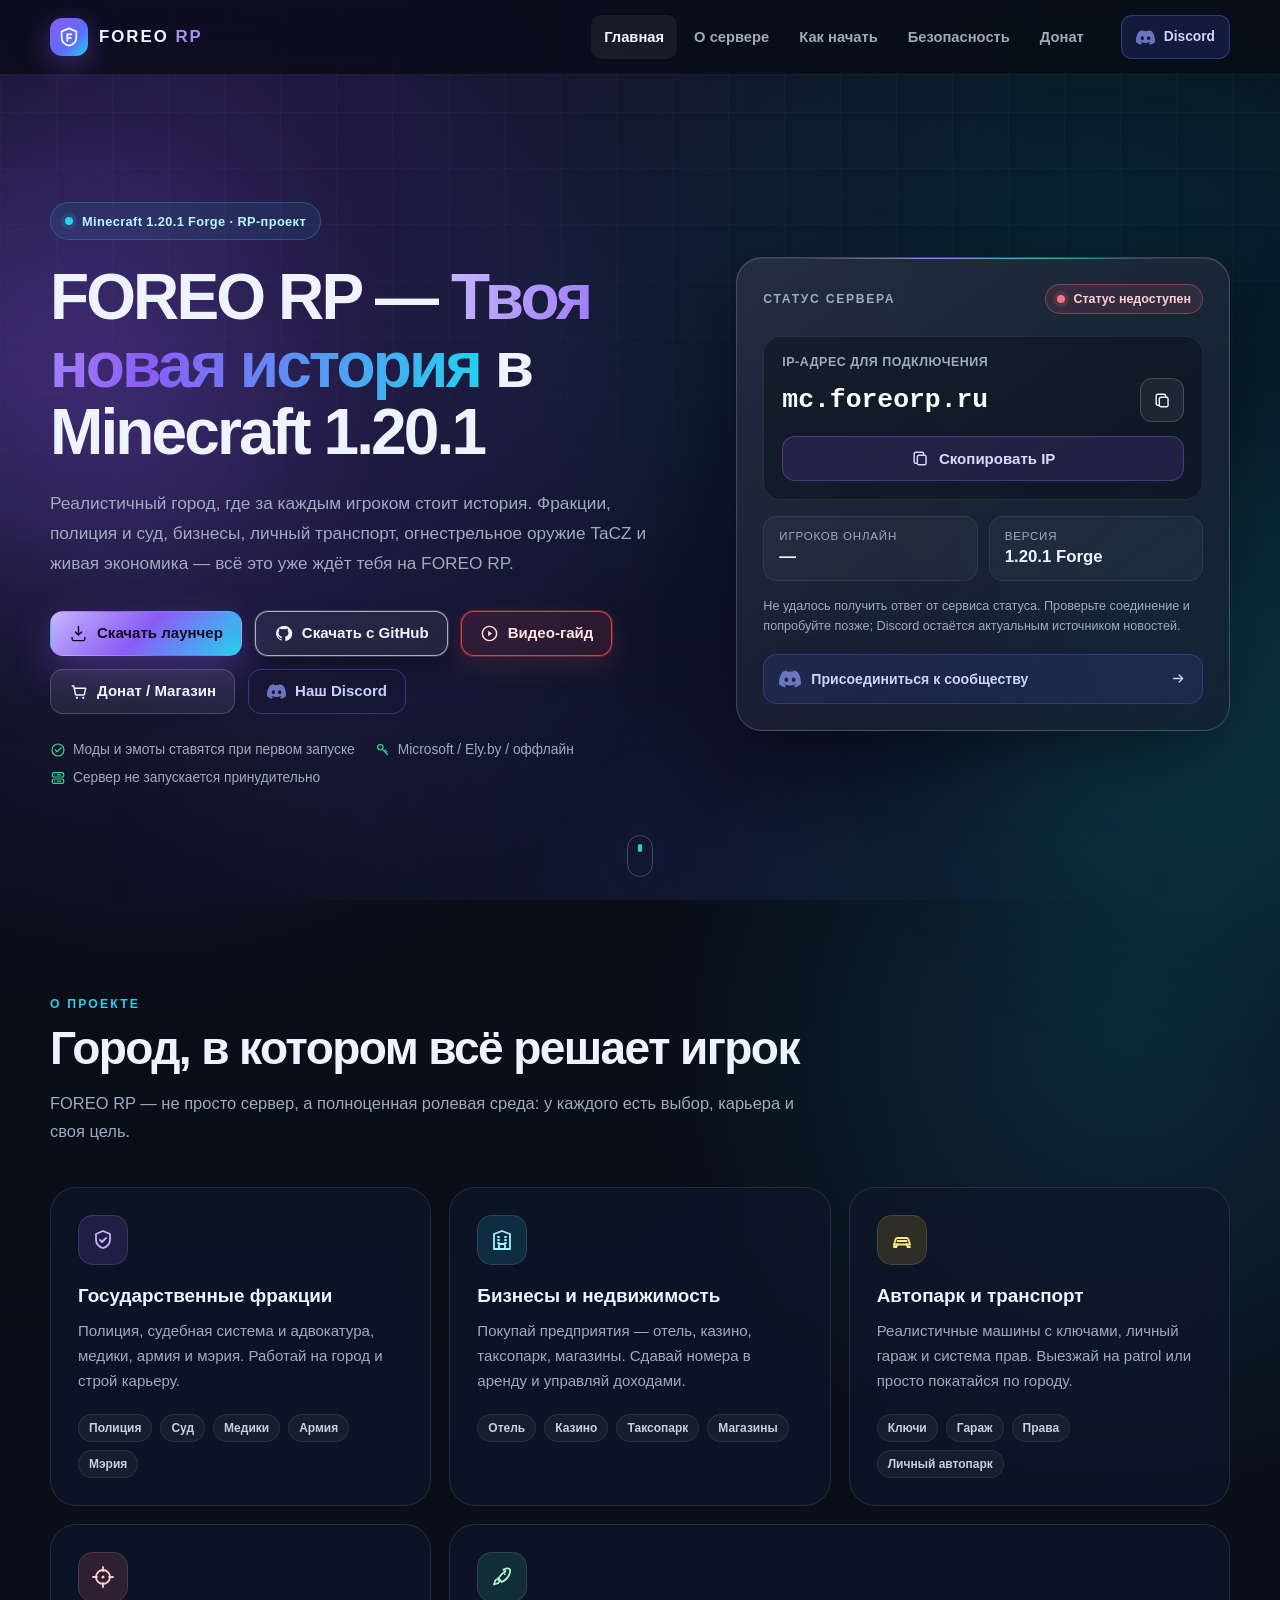
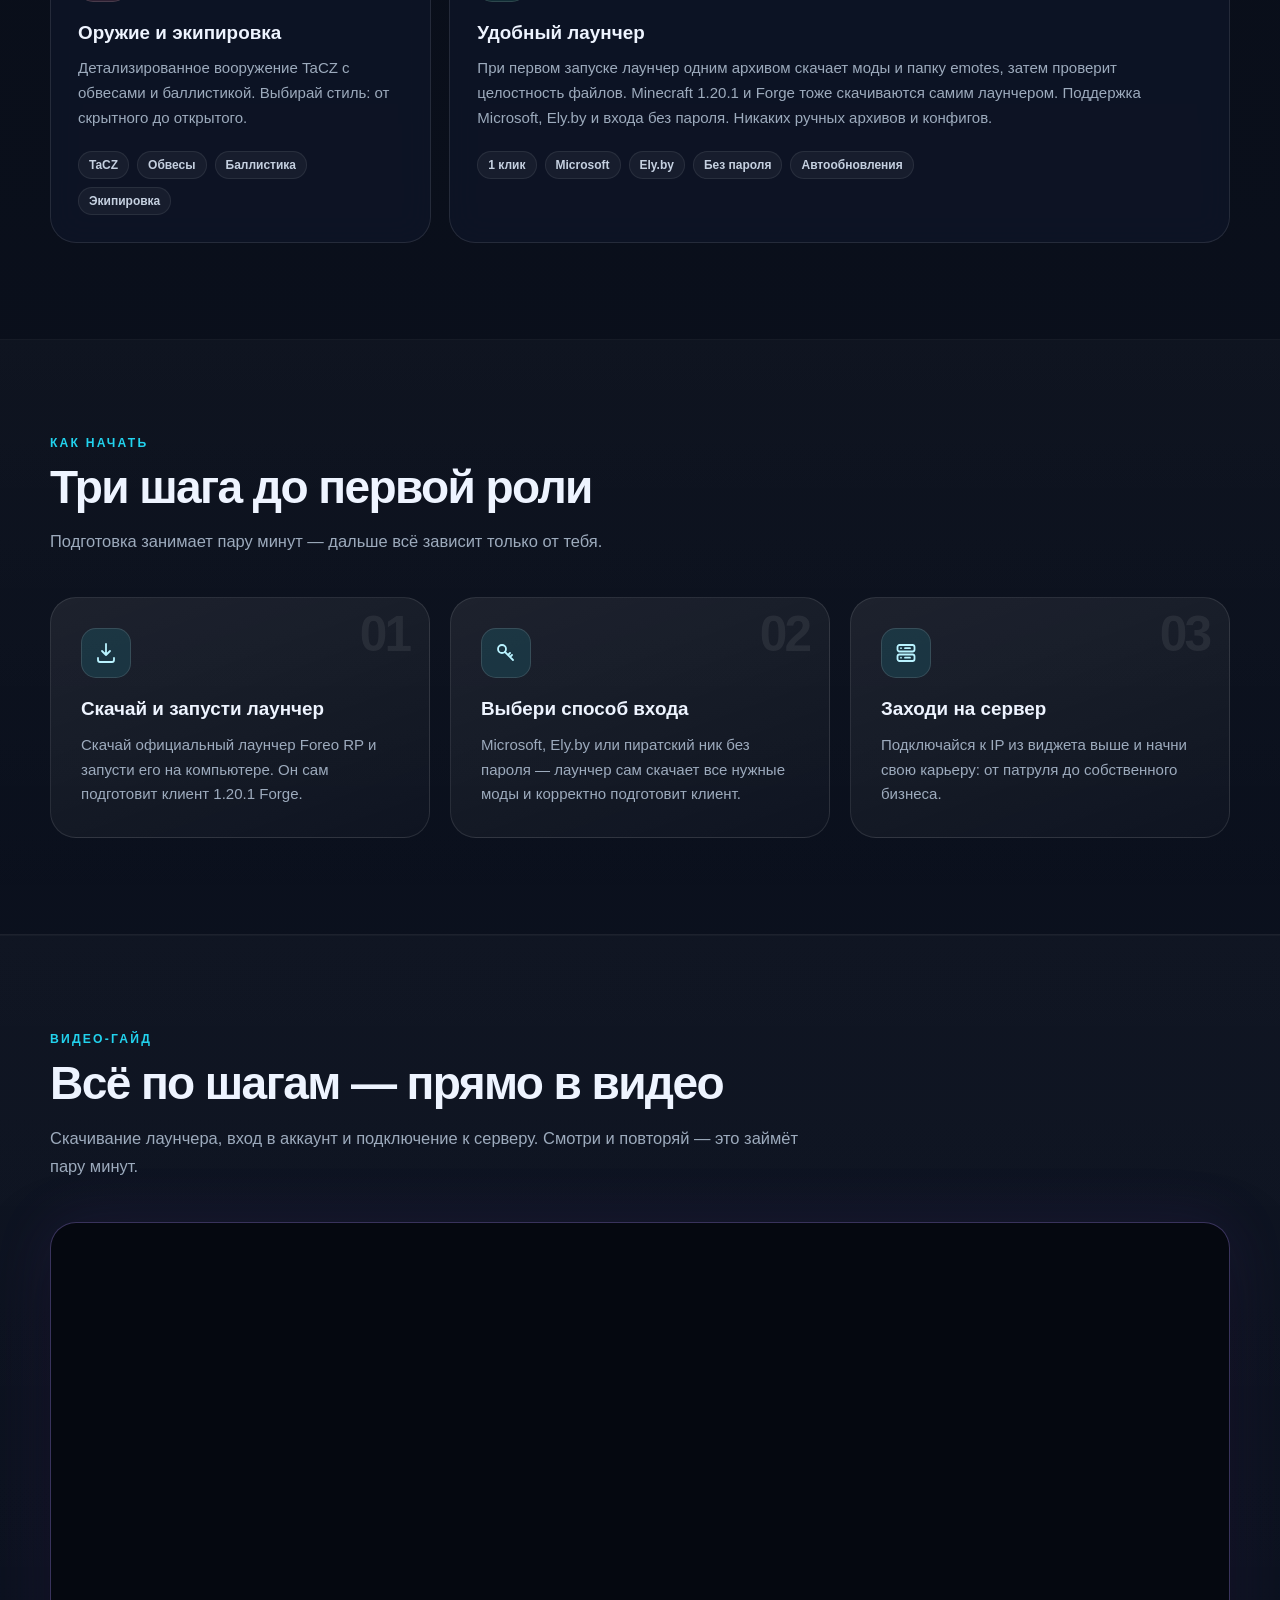
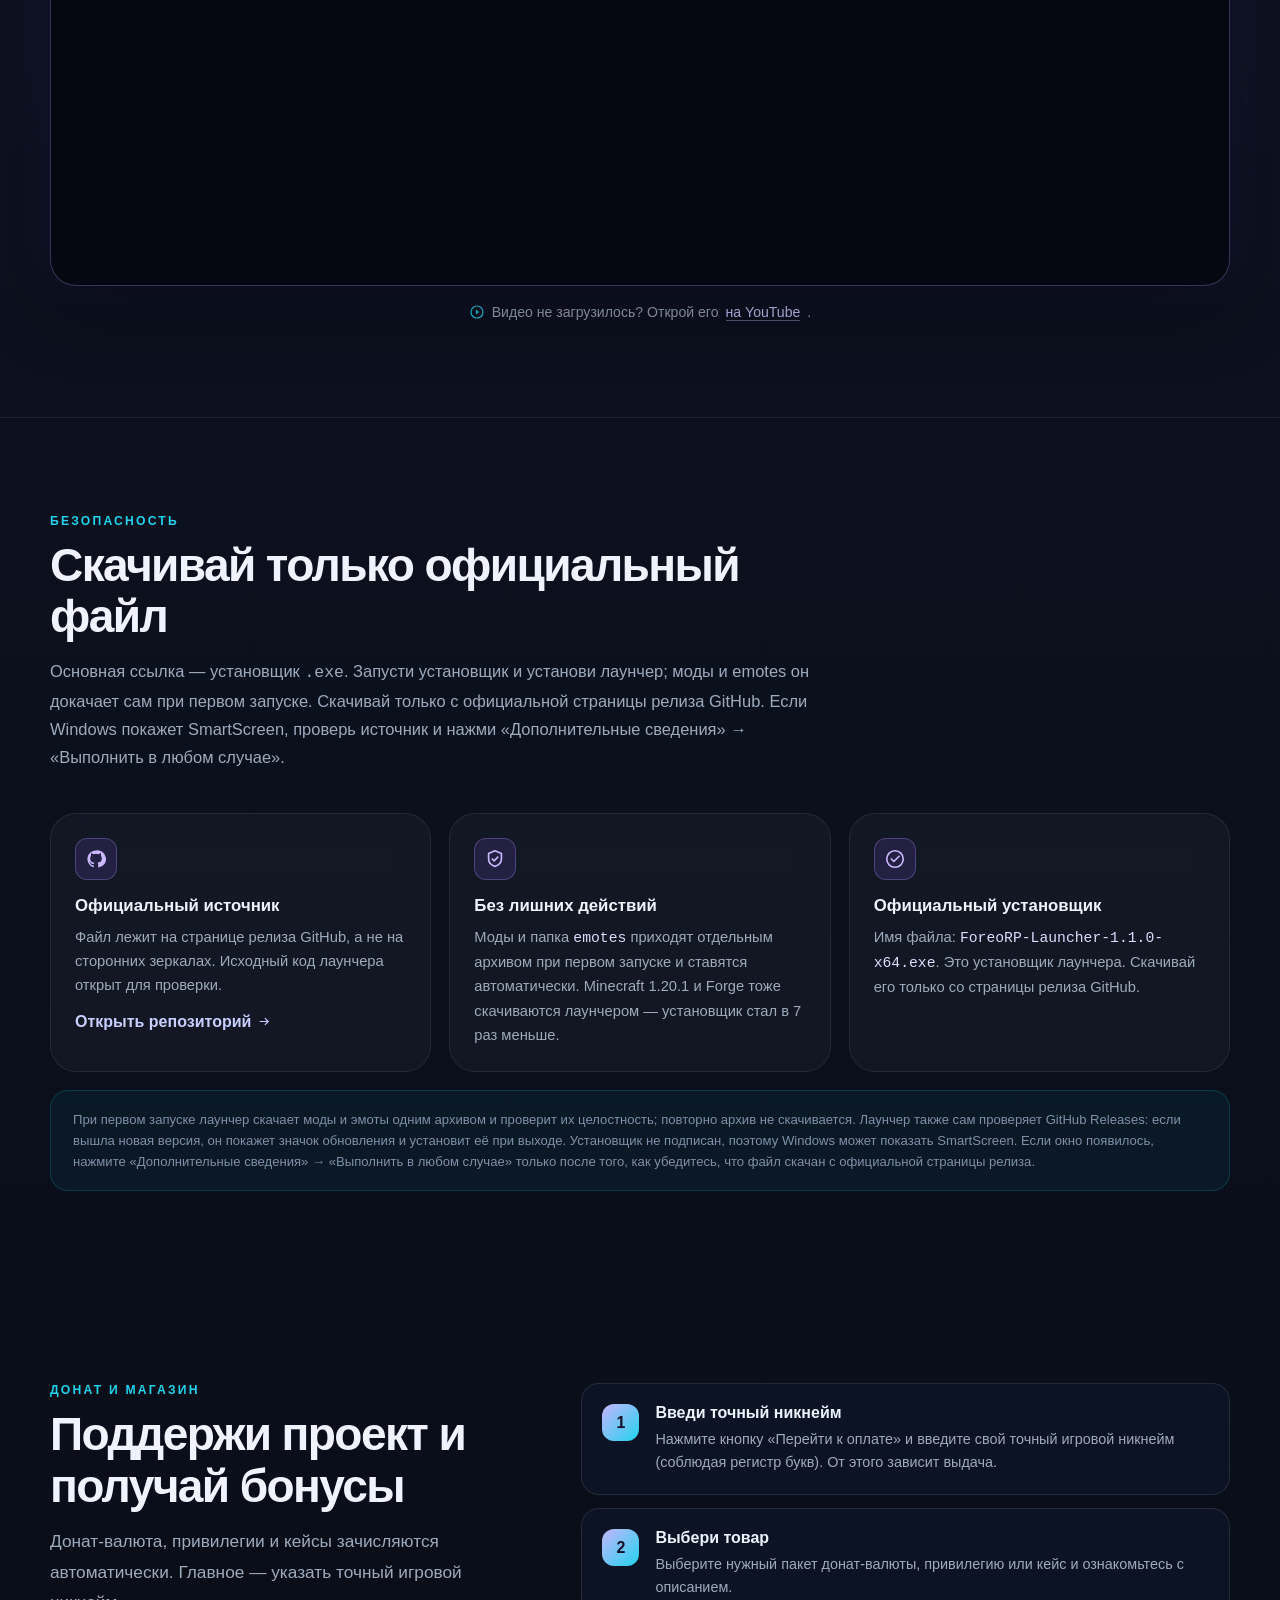
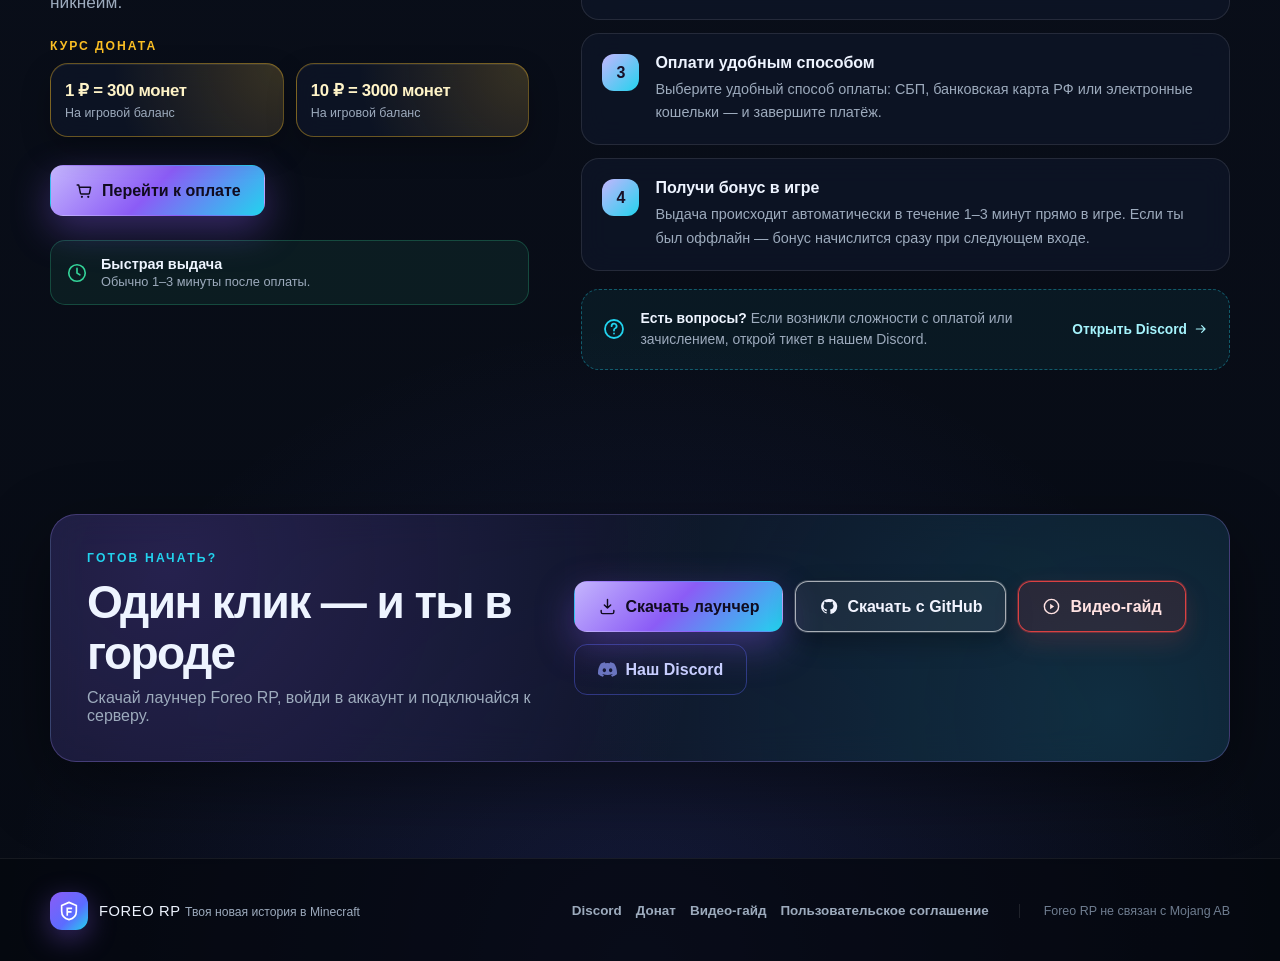
<file: index.html>
<!doctype html>
<html lang="ru">
<head>
  <meta charset="UTF-8">
  <meta name="viewport" content="width=device-width, initial-scale=1.0, viewport-fit=cover">
  <meta name="description" content="FOREO RP — реалистичный Minecraft RP-сервер 1.20.1 Forge: фракции, бизнесы, транспорт, оружие TaCZ и живая экономика.">
  <meta name="theme-color" content="#070b14">
  <title>FOREO RP — Твоя новая история в Minecraft 1.20.1</title>
  <link rel="icon" type="image/svg+xml" href="favicon.svg">
  <link rel="icon" type="image/png" sizes="512x512" href="favicon.png">
  <link rel="icon" type="image/png" sizes="48x48" href="favicon-48x48.png">
  <link rel="icon" type="image/png" sizes="32x32" href="favicon-32x32.png">
  <link rel="icon" type="image/png" sizes="16x16" href="favicon-16x16.png">
  <link rel="shortcut icon" href="favicon.ico">
  <link rel="apple-touch-icon" sizes="180x180" href="apple-touch-icon.png">
  <link rel="stylesheet" href="style.css">
</head>
<body>
  <!-- Небольшая библиотека SVG-иконок. Все иконки локальные, без внешних запросов. -->
  <svg class="svg-sprite" aria-hidden="true" focusable="false" xmlns="http://www.w3.org/2000/svg">
    <symbol id="i-logo" viewBox="0 0 24 24">
      <path d="M12 2.6 20 6v6.2c0 4.8-3.2 8-8 9.2-4.8-1.2-8-4.4-8-9.2V6l8-3.4Z" fill="none" stroke="currentColor" stroke-width="1.8" stroke-linejoin="round"/>
      <path d="M9.2 8.2h6.2v2H11v1.8h3.8v2H11v3.2H9.2V8.2Z" fill="currentColor"/>
    </symbol>
    <symbol id="i-download" viewBox="0 0 24 24">
      <path d="M12 3v11m0 0 4-4m-4 4-4-4M4 17v2a2 2 0 0 0 2 2h12a2 2 0 0 0 2-2v-2" fill="none" stroke="currentColor" stroke-width="1.8" stroke-linecap="round" stroke-linejoin="round"/>
    </symbol>
    <symbol id="i-github" viewBox="0 0 24 24">
      <path d="M12 2.6a9.4 9.4 0 0 0-3 18.3c.5.1.6-.2.6-.5v-1.7c-2.7.6-3.3-1.2-3.3-1.2-.4-1.1-1.1-1.4-1.1-1.4-.9-.6.1-.6.1-.6 1 .1 1.5 1 1.5 1 .9 1.5 2.3 1.1 2.9.8.1-.6.4-1.1.6-1.3-2.2-.3-4.6-1.1-4.6-4.9 0-1.1.4-2 1-2.7-.1-.3-.4-1.3.1-2.7 0 0 .8-.3 2.7 1a9.3 9.3 0 0 1 5 0c1.9-1.3 2.7-1 2.7-1 .5 1.4.2 2.4.1 2.7.6.7 1 1.6 1 2.7 0 3.8-2.4 4.6-4.6 4.9.4.3.7 1 .7 2v2.9c0 .3.1.6.6.5A9.4 9.4 0 0 0 12 2.6Z" fill="currentColor"/>
    </symbol>
    <symbol id="i-play" viewBox="0 0 24 24">
      <circle cx="12" cy="12" r="9" fill="none" stroke="currentColor" stroke-width="1.8"/>
      <path d="m10.3 8.4 5 3.6-5 3.6V8.4Z" fill="currentColor"/>
    </symbol>
    <symbol id="i-cart" viewBox="0 0 24 24">
      <path d="M4 5h2l2.1 10.2a1.6 1.6 0 0 0 1.6 1.3h8.2a1.6 1.6 0 0 0 1.6-1.3L21 8H7" fill="none" stroke="currentColor" stroke-width="1.8" stroke-linecap="round" stroke-linejoin="round"/>
      <circle cx="10" cy="20" r="1.4" fill="currentColor"/><circle cx="18" cy="20" r="1.4" fill="currentColor"/>
    </symbol>
    <symbol id="i-discord" viewBox="0 0 24 24">
      <path fill-rule="evenodd" fill="#7a86d8" opacity="0.85" d="M20.317 4.369a19.791 19.791 0 0 0-4.885-1.515a.074.074 0 0 0-.079.037c-.21.375-.444.864-.608 1.25a18.27 18.27 0 0 0-5.487 0a12.64 12.64 0 0 0-.617-1.25a.077.077 0 0 0-.079-.037A19.736 19.736 0 0 0 3.677 4.37a.07.07 0 0 0-.032.027C.533 9.046-.32 13.58.099 18.057a.082.082 0 0 0 .031.057a19.9 19.9 0 0 0 5.993 3.03a.078.078 0 0 0 .084-.028a14.09 14.09 0 0 0 1.226-1.994a.076.076 0 0 0-.041-.106a13.107 13.107 0 0 1-1.872-.892a.077.077 0 0 1-.008-.128a10.2 10.2 0 0 0 .372-.292a.074.074 0 0 1 .077-.01c3.928 1.793 8.18 1.793 12.062 0a.074.074 0 0 1 .078.009a10.28 10.28 0 0 0 .371.292a.077.077 0 0 1-.006.127a12.299 12.299 0 0 1-1.873.892a.077.077 0 0 0-.041.107c.36.698.772 1.362 1.225 1.993a.076.076 0 0 0 .084.028a19.839 19.839 0 0 0 6.002-3.03a.077.077 0 0 0 .032-.054c.5-5.177-.838-9.674-3.549-13.66a.061.061 0 0 0-.031-.03zM8.02 15.331c-1.183 0-2.157-1.085-2.157-2.419c0-1.333.955-2.418 2.157-2.418c1.21 0 2.176 1.094 2.157 2.418c0 1.334-.956 2.419-2.157 2.419zm7.975 0c-1.183 0-2.157-1.085-2.157-2.419c0-1.333.955-2.418 2.157-2.418c1.21 0 2.176 1.094 2.157 2.418c0 1.334-.947 2.419-2.157 2.419z"/>
    </symbol>
    <symbol id="i-copy" viewBox="0 0 24 24">
      <rect x="8" y="8" width="11" height="12" rx="2" fill="none" stroke="currentColor" stroke-width="1.8"/>
      <path d="M16 8V6a2 2 0 0 0-2-2H6a2 2 0 0 0-2 2v10a2 2 0 0 0 2 2h2" fill="none" stroke="currentColor" stroke-width="1.8" stroke-linecap="round"/>
    </symbol>
    <symbol id="i-server" viewBox="0 0 24 24">
      <rect x="3.5" y="4" width="17" height="6.5" rx="2" fill="none" stroke="currentColor" stroke-width="1.8"/>
      <rect x="3.5" y="13.5" width="17" height="6.5" rx="2" fill="none" stroke="currentColor" stroke-width="1.8"/>
      <path d="M7 7.2h.01M7 16.7h.01M11 7.2h5M11 16.7h5" stroke="currentColor" stroke-width="1.8" stroke-linecap="round"/>
    </symbol>
    <symbol id="i-shield" viewBox="0 0 24 24">
      <path d="M12 3 19 6v5.5c0 4.4-2.9 7.4-7 8.5-4.1-1.1-7-4.1-7-8.5V6l7-3Z" fill="none" stroke="currentColor" stroke-width="1.8" stroke-linejoin="round"/>
      <path d="m9 12 2 2 4-4" fill="none" stroke="currentColor" stroke-width="1.8" stroke-linecap="round" stroke-linejoin="round"/>
    </symbol>
    <symbol id="i-building" viewBox="0 0 24 24">
      <path d="M4 21V6l8-3 8 3v15M4 21h16M9 21v-5h6v5M8 9h1m6 0h1M8 12h1m6 0h1M8 15h1m6 0h1" fill="none" stroke="currentColor" stroke-width="1.8" stroke-linecap="round" stroke-linejoin="round"/>
    </symbol>
    <symbol id="i-car" viewBox="0 0 24 24">
      <path d="M5 16.5h14M6.5 16.5V19H4v-2.5M20 19h-2.5v-2.5M4 16.5l1.6-5.2A2 2 0 0 1 7.5 10h9a2 2 0 0 1 1.9 1.3l1.6 5.2M7.5 13h9" fill="none" stroke="currentColor" stroke-width="1.8" stroke-linecap="round" stroke-linejoin="round"/>
      <circle cx="7.5" cy="16.5" r="1.2" fill="currentColor"/><circle cx="16.5" cy="16.5" r="1.2" fill="currentColor"/>
    </symbol>
    <symbol id="i-crosshair" viewBox="0 0 24 24">
      <circle cx="12" cy="12" r="7" fill="none" stroke="currentColor" stroke-width="1.8"/>
      <path d="M12 2v4m0 12v4M2 12h4m12 0h4" stroke="currentColor" stroke-width="1.8" stroke-linecap="round"/>
      <circle cx="12" cy="12" r="1.5" fill="currentColor"/>
    </symbol>
    <symbol id="i-rocket" viewBox="0 0 24 24">
      <path d="M13.5 4.5c3.2-1.5 5.5-1 6-.5.5.5 1 2.8-.5 6-1.3 2.8-4 5.4-7.2 7l-3.3-3.3c1.6-3.2 4.2-5.9 7-7.2Z" fill="none" stroke="currentColor" stroke-width="1.8" stroke-linejoin="round"/>
      <path d="m8.5 13.7-3 1.3-1.5 4.5 4.5-1.5 1.3-3M9 15l-1.5-1.5M14.8 9.2h.01" fill="none" stroke="currentColor" stroke-width="1.8" stroke-linecap="round" stroke-linejoin="round"/>
    </symbol>
    <symbol id="i-check" viewBox="0 0 24 24">
      <circle cx="12" cy="12" r="9" fill="none" stroke="currentColor" stroke-width="1.8"/>
      <path d="m8 12 2.7 2.7L16.5 9" fill="none" stroke="currentColor" stroke-width="1.8" stroke-linecap="round" stroke-linejoin="round"/>
    </symbol>
    <symbol id="i-clock" viewBox="0 0 24 24">
      <circle cx="12" cy="12" r="9" fill="none" stroke="currentColor" stroke-width="1.8"/>
      <path d="M12 7v5l3.2 2" fill="none" stroke="currentColor" stroke-width="1.8" stroke-linecap="round" stroke-linejoin="round"/>
    </symbol>
    <symbol id="i-key" viewBox="0 0 24 24">
      <circle cx="8" cy="8" r="4" fill="none" stroke="currentColor" stroke-width="1.8"/>
      <path d="m11 11 8 8m-3-3 2-2m-4 0 2-2" fill="none" stroke="currentColor" stroke-width="1.8" stroke-linecap="round" stroke-linejoin="round"/>
    </symbol>
    <symbol id="i-arrow" viewBox="0 0 24 24">
      <path d="M5 12h13m0 0-5-5m5 5-5 5" fill="none" stroke="currentColor" stroke-width="1.8" stroke-linecap="round" stroke-linejoin="round"/>
    </symbol>
    <symbol id="i-help" viewBox="0 0 24 24">
      <circle cx="12" cy="12" r="9" fill="none" stroke="currentColor" stroke-width="1.8"/>
      <path d="M9.6 9.2a2.5 2.5 0 1 1 3.4 2.3c-.7.3-1 .9-1 1.6v.4m0 3h.01" fill="none" stroke="currentColor" stroke-width="1.8" stroke-linecap="round" stroke-linejoin="round"/>
    </symbol>
  </svg>

  <!-- Подложка на чистом CSS: градиент поверх фона страницы, без внешних файлов. -->
  <div class="bg-media" aria-hidden="true"></div>
  <div class="bg-glow bg-glow-one" aria-hidden="true"></div>
  <div class="bg-glow bg-glow-two" aria-hidden="true"></div>

  <header class="site-header">
    <div class="container header-inner">
      <a class="brand" href="#home" aria-label="FOREO RP — на главную">
        <span class="brand-mark"><svg viewBox="0 0 24 24" aria-hidden="true"><use href="#i-logo"></use></svg></span>
        <span class="brand-text">FOREO <em>RP</em></span>
      </a>

      <button class="nav-toggle" id="navToggle" type="button" aria-label="Открыть меню" aria-expanded="false" aria-controls="mainNav">
        <span></span><span></span><span></span>
      </button>

      <nav class="nav" id="mainNav" aria-label="Основная навигация">
        <a href="#home" class="nav-link is-active">Главная</a>
        <a href="#features" class="nav-link">О сервере</a>
        <a href="#start" class="nav-link">Как начать</a>
        <a href="#safety" class="nav-link">Безопасность</a>
        <a href="#donate" class="nav-link">Донат</a>
      </nav>

      <a class="btn btn-small btn-discord" href="https://discord.gg/YjjSMtzjgp" data-config-href="discord" target="_blank" rel="noopener noreferrer">
        <svg viewBox="0 0 24 24" aria-hidden="true"><use href="#i-discord"></use></svg>
        <span>Discord</span>
      </a>
    </div>
  </header>

  <main>
    <section class="hero" id="home">
      <div class="container hero-grid">
        <div class="hero-copy">
          <div class="hero-labels">
            <div class="release-banner" data-release-label>
              <svg viewBox="0 0 24 24" aria-hidden="true"><use href="#i-clock"></use></svg>
              <span>Релиз 4 декабря в 18:00</span>
            </div>
            <div class="eyebrow"><span class="live-dot"></span> Minecraft 1.20.1 Forge · RP-проект</div>
          </div>
          <h1>FOREO RP — <span>Твоя новая история</span> в Minecraft 1.20.1</h1>
          <p class="lead">
            Реалистичный город, где за каждым игроком стоит история. Фракции, полиция и суд, бизнесы,
            личный транспорт, огнестрельное оружие TaCZ и живая экономика — всё это уже ждёт тебя на FOREO RP.
          </p>

          <div class="hero-actions">
            <a class="btn btn-primary" href="https://github.com/palsey/foreorp-launcher/releases/download/v1.1.0/ForeoRP-Launcher-1.1.0-x64.exe" data-config-href="launcherExe" target="_blank" rel="noopener noreferrer">
              <svg viewBox="0 0 24 24" aria-hidden="true"><use href="#i-download"></use></svg>
              Скачать лаунчер
            </a>
            <a class="btn btn-github" href="https://github.com/palsey/foreorp-launcher/releases" data-config-href="github" target="_blank" rel="noopener noreferrer">
              <svg viewBox="0 0 24 24" aria-hidden="true"><use href="#i-github"></use></svg>
              Скачать с GitHub
            </a>
            <a class="btn btn-video" href="#video-guide">
              <svg viewBox="0 0 24 24" aria-hidden="true"><use href="#i-play"></use></svg>
              Видео-гайд
            </a>
            <a class="btn btn-secondary" href="#donate">
              <svg viewBox="0 0 24 24" aria-hidden="true"><use href="#i-cart"></use></svg>
              Донат / Магазин
            </a>
            <a class="btn btn-ghost" href="https://discord.gg/YjjSMtzjgp" data-config-href="discord" target="_blank" rel="noopener noreferrer">
              <svg viewBox="0 0 24 24" aria-hidden="true"><use href="#i-discord"></use></svg>
              Наш Discord
            </a>
          </div>

          <div class="hero-meta" aria-label="Особенности лаунчера">
            <span><svg viewBox="0 0 24 24" aria-hidden="true"><use href="#i-check"></use></svg> Моды и эмоты ставятся при первом запуске</span>
            <span><svg viewBox="0 0 24 24" aria-hidden="true"><use href="#i-key"></use></svg> Microsoft / Ely.by / оффлайн</span>
            <span><svg viewBox="0 0 24 24" aria-hidden="true"><use href="#i-server"></use></svg> Сервер не запускается принудительно</span>
          </div>
        </div>

        <aside class="server-panel" aria-label="Статус сервера">
          <div class="panel-top">
            <span class="panel-label">Статус сервера</span>
            <span class="status-badge is-loading" id="statusBadge">
              <span class="status-dot"></span>
              <span id="statusText">Проверяем...</span>
            </span>
          </div>

          <div class="ip-block">
            <span class="ip-label">IP-адрес для подключения</span>
            <div class="ip-row">
              <code id="serverIp" data-config-text="ip">mc.foreorp.ru</code>
              <button class="icon-btn" id="copyIpIcon" type="button" aria-label="Скопировать IP-адрес" title="Скопировать IP">
                <svg viewBox="0 0 24 24" aria-hidden="true"><use href="#i-copy"></use></svg>
              </button>
            </div>
            <button class="btn btn-copy" id="copyIp" type="button">
              <svg viewBox="0 0 24 24" aria-hidden="true"><use href="#i-copy"></use></svg>
              Скопировать IP
            </button>
          </div>

          <div class="panel-stats">
            <div>
              <span class="stat-label">Игроков онлайн</span>
              <strong id="playerCount">—</strong>
            </div>
            <div>
              <span class="stat-label">Версия</span>
              <strong>1.20.1 Forge</strong>
            </div>
          </div>

          <p class="panel-hint" id="statusHint">Живая проверка через api.mcsrvstat.us. Если сервер на техработах — Status покажет это автоматически.</p>

          <a class="panel-discord" href="https://discord.gg/YjjSMtzjgp" data-config-href="discord" target="_blank" rel="noopener noreferrer">
            <svg width="22" height="22" viewBox="0 0 24 24" aria-hidden="true"><use href="#i-discord"></use></svg>
            <span>Присоединиться к сообществу</span>
            <svg class="arrow-icon" viewBox="0 0 24 24" aria-hidden="true"><use href="#i-arrow"></use></svg>
          </a>
        </aside>
      </div>

      <a class="scroll-cue" href="#features" aria-label="Прокрутить к описанию">
        <span></span>
      </a>
    </section>

    <section class="section" id="features">
      <div class="container">
        <div class="section-head">
          <span class="section-kicker">О проекте</span>
          <h2>Город, в котором всё решает игрок</h2>
          <p>FOREO RP — не просто сервер, а полноценная ролевая среда: у каждого есть выбор, карьера и своя цель.</p>
        </div>

        <div class="feature-grid">
          <article class="feature-card">
            <span class="feature-icon icon-violet"><svg viewBox="0 0 24 24" aria-hidden="true"><use href="#i-shield"></use></svg></span>
            <h3>Государственные фракции</h3>
            <p>Полиция, судебная система и адвокатура, медики, армия и мэрия. Работай на город и строй карьеру.</p>
            <div class="tag-list"><span>Полиция</span><span>Суд</span><span>Медики</span><span>Армия</span><span>Мэрия</span></div>
          </article>

          <article class="feature-card">
            <span class="feature-icon icon-cyan"><svg viewBox="0 0 24 24" aria-hidden="true"><use href="#i-building"></use></svg></span>
            <h3>Бизнесы и недвижимость</h3>
            <p>Покупай предприятия — отель, казино, таксопарк, магазины. Сдавай номера в аренду и управляй доходами.</p>
            <div class="tag-list"><span>Отель</span><span>Казино</span><span>Таксопарк</span><span>Магазины</span></div>
          </article>

          <article class="feature-card">
            <span class="feature-icon icon-amber"><svg viewBox="0 0 24 24" aria-hidden="true"><use href="#i-car"></use></svg></span>
            <h3>Автопарк и транспорт</h3>
            <p>Реалистичные машины с ключами, личный гараж и система прав. Выезжай на patrol или просто покатайся по городу.</p>
            <div class="tag-list"><span>Ключи</span><span>Гараж</span><span>Права</span><span>Личный автопарк</span></div>
          </article>

          <article class="feature-card">
            <span class="feature-icon icon-rose"><svg viewBox="0 0 24 24" aria-hidden="true"><use href="#i-crosshair"></use></svg></span>
            <h3>Оружие и экипировка</h3>
            <p>Детализированное вооружение TaCZ с обвесами и баллистикой. Выбирай стиль: от скрытного до открытого.</p>
            <div class="tag-list"><span>TaCZ</span><span>Обвесы</span><span>Баллистика</span><span>Экипировка</span></div>
          </article>

          <article class="feature-card feature-card-wide">
            <span class="feature-icon icon-green"><svg viewBox="0 0 24 24" aria-hidden="true"><use href="#i-rocket"></use></svg></span>
            <h3>Удобный лаунчер</h3>
            <p>При первом запуске лаунчер одним архивом скачает моды и папку emotes, затем проверит целостность файлов. Minecraft 1.20.1 и Forge тоже скачиваются самим лаунчером. Поддержка Microsoft, Ely.by и входа без пароля. Никаких ручных архивов и конфигов.</p>
            <div class="tag-list"><span>1 клик</span><span>Microsoft</span><span>Ely.by</span><span>Без пароля</span><span>Автообновления</span></div>
          </article>
        </div>
      </div>
    </section>

    <section class="section section-alt" id="start">
      <div class="container">
        <div class="section-head">
          <span class="section-kicker">Как начать</span>
          <h2>Три шага до первой роли</h2>
          <p>Подготовка занимает пару минут — дальше всё зависит только от тебя.</p>
        </div>

        <div class="steps-grid">
          <article class="step-card">
            <span class="step-number">01</span>
            <span class="step-icon"><svg viewBox="0 0 24 24" aria-hidden="true"><use href="#i-download"></use></svg></span>
            <h3>Скачай и запусти лаунчер</h3>
            <p>Скачай официальный лаунчер Foreo RP и запусти его на компьютере. Он сам подготовит клиент 1.20.1 Forge.</p>
          </article>
          <article class="step-card">
            <span class="step-number">02</span>
            <span class="step-icon"><svg viewBox="0 0 24 24" aria-hidden="true"><use href="#i-key"></use></svg></span>
            <h3>Выбери способ входа</h3>
            <p>Microsoft, Ely.by или пиратский ник без пароля — лаунчер сам скачает все нужные моды и корректно подготовит клиент.</p>
          </article>
          <article class="step-card">
            <span class="step-number">03</span>
            <span class="step-icon"><svg viewBox="0 0 24 24" aria-hidden="true"><use href="#i-server"></use></svg></span>
            <h3>Заходи на сервер</h3>
            <p>Подключайся к IP из виджета выше и начни свою карьеру: от патруля до собственного бизнеса.</p>
          </article>
        </div>
      </div>
    </section>

    <section class="section section-alt" id="video-guide">
      <div class="container">
        <div class="section-head">
          <span class="section-kicker">Видео-гайд</span>
          <h2>Всё по шагам — прямо в видео</h2>
          <p>Скачивание лаунчера, вход в аккаунт и подключение к серверу. Смотри и повторяй — это займёт пару минут.</p>
        </div>

        <div class="video-frame">
          <iframe
            id="videoPlayer"
            data-config-src="videoEmbed"
            src="https://www.youtube-nocookie.com/embed/_DD9a7ppbnY?rel=0&amp;modestbranding=1"
            title="FOREO RP — видео-гайд по установке лаунчера"
            allow="accelerometer; autoplay; clipboard-write; encrypted-media; gyroscope; picture-in-picture; web-share"
            allowfullscreen
            loading="lazy"
            referrerpolicy="strict-origin-when-cross-origin"></iframe>
        </div>

        <p class="video-caption">
          <svg viewBox="0 0 24 24" aria-hidden="true"><use href="#i-play"></use></svg>
          Видео не загрузилось? Открой его
          <a href="https://youtu.be/_DD9a7ppbnY" data-config-href="video" target="_blank" rel="noopener noreferrer">на YouTube</a>.
        </p>
      </div>
    </section>

    <section class="section" id="safety">
      <div class="container">
        <div class="section-head">
          <span class="section-kicker">Безопасность</span>
          <h2>Скачивай только официальный файл</h2>
          <p>Основная ссылка — установщик <code>.exe</code>. Запусти установщик и установи лаунчер; моды и emotes он докачает сам при первом запуске. Скачивай только с официальной страницы релиза GitHub. Если Windows покажет SmartScreen, проверь источник и нажми «Дополнительные сведения» → «Выполнить в любом случае».</p>
        </div>

        <div class="safety-grid">
          <article class="safety-card">
            <span class="safety-icon"><svg viewBox="0 0 24 24" aria-hidden="true"><use href="#i-github"></use></svg></span>
            <h3>Официальный источник</h3>
            <p>Файл лежит на странице релиза GitHub, а не на сторонних зеркалах. Исходный код лаунчера открыт для проверки.</p>
            <a href="https://github.com/palsey/foreorp-launcher" data-config-href="githubSource" target="_blank" rel="noopener noreferrer">
              Открыть репозиторий <svg viewBox="0 0 24 24" aria-hidden="true"><use href="#i-arrow"></use></svg>
            </a>
          </article>

          <article class="safety-card">
            <span class="safety-icon"><svg viewBox="0 0 24 24" aria-hidden="true"><use href="#i-shield"></use></svg></span>
            <h3>Без лишних действий</h3>
            <p>Моды и папка <code>emotes</code> приходят отдельным архивом при первом запуске и ставятся автоматически. Minecraft 1.20.1 и Forge тоже скачиваются лаунчером — установщик стал в 7 раз меньше.</p>
          </article>

          <article class="safety-card">
            <span class="safety-icon"><svg viewBox="0 0 24 24" aria-hidden="true"><use href="#i-check"></use></svg></span>
            <h3>Официальный установщик</h3>
            <p>Имя файла: <code>ForeoRP-Launcher-1.1.0-x64.exe</code>. Это установщик лаунчера. Скачивай его только со страницы релиза GitHub.</p>
          </article>
        </div>

        <p class="safety-note">При первом запуске лаунчер скачает моды и эмоты одним архивом и проверит их целостность; повторно архив не скачивается. Лаунчер также сам проверяет GitHub Releases: если вышла новая версия, он покажет значок обновления и установит её при выходе. Установщик не подписан, поэтому Windows может показать SmartScreen. Если окно появилось, нажмите «Дополнительные сведения» → «Выполнить в любом случае» только после того, как убедитесь, что файл скачан с официальной страницы релиза.</p>
      </div>
    </section>

    <section class="section" id="donate">
      <div class="container donate-grid">
        <div class="donate-intro">
          <span class="section-kicker">Донат и магазин</span>
          <h2>Поддержи проект и получай бонусы</h2>
          <p class="lead">Донат-валюта, привилегии и кейсы зачисляются автоматически. Главное — указать точный игровой никнейм.</p>
          <div class="rate-block" aria-label="Курс доната">
            <span class="rate-title">Курс доната</span>
            <div class="rate-cards">
              <div class="rate-card">
                <strong>1 ₽ = 300 монет</strong>
                <span>На игровой баланс</span>
              </div>
              <div class="rate-card">
                <strong>10 ₽ = 3000 монет</strong>
                <span>На игровой баланс</span>
              </div>
            </div>
          </div>
          <a class="btn btn-primary btn-lg" href="https://www.donationalerts.com/r/pa1sey" data-config-href="donate" target="_blank" rel="noopener noreferrer">
            <svg viewBox="0 0 24 24" aria-hidden="true"><use href="#i-cart"></use></svg>
            Перейти к оплате
          </a>
          <div class="donate-note">
            <svg viewBox="0 0 24 24" aria-hidden="true"><use href="#i-clock"></use></svg>
            <div><strong>Быстрая выдача</strong><span>Обычно 1–3 минуты после оплаты.</span></div>
          </div>
        </div>

        <div class="donate-steps">
          <article class="donate-step">
            <span class="donate-step-num">1</span>
            <div>
              <h3>Введи точный никнейм</h3>
              <p>Нажмите кнопку «Перейти к оплате» и введите свой точный игровой никнейм (соблюдая регистр букв). От этого зависит выдача.</p>
            </div>
          </article>
          <article class="donate-step">
            <span class="donate-step-num">2</span>
            <div>
              <h3>Выбери товар</h3>
              <p>Выберите нужный пакет донат-валюты, привилегию или кейс и ознакомьтесь с описанием.</p>
            </div>
          </article>
          <article class="donate-step">
            <span class="donate-step-num">3</span>
            <div>
              <h3>Оплати удобным способом</h3>
              <p>Выберите удобный способ оплаты: СБП, банковская карта РФ или электронные кошельки — и завершите платёж.</p>
            </div>
          </article>
          <article class="donate-step">
            <span class="donate-step-num">4</span>
            <div>
              <h3>Получи бонус в игре</h3>
              <p>Выдача происходит автоматически в течение 1–3 минут прямо в игре. Если ты был оффлайн — бонус начислится сразу при следующем входе.</p>
            </div>
          </article>
          <div class="donate-help">
            <svg viewBox="0 0 24 24" aria-hidden="true"><use href="#i-help"></use></svg>
            <p><strong>Есть вопросы?</strong> Если возникли сложности с оплатой или зачислением, открой тикет в нашем Discord.</p>
            <a href="https://discord.gg/YjjSMtzjgp" data-config-href="discord" target="_blank" rel="noopener noreferrer">Открыть Discord <svg viewBox="0 0 24 24" aria-hidden="true"><use href="#i-arrow"></use></svg></a>
          </div>
        </div>
      </div>
    </section>

    <section class="cta" id="download">
      <div class="container cta-inner">
        <div>
          <span class="section-kicker">Готов начать?</span>
          <h2>Один клик — и ты в городе</h2>
          <p>Скачай лаунчер Foreo RP, войди в аккаунт и подключайся к серверу.</p>
        </div>
        <div class="cta-actions">
          <a class="btn btn-primary btn-lg" href="https://github.com/palsey/foreorp-launcher/releases/download/v1.1.0/ForeoRP-Launcher-1.1.0-x64.exe" data-config-href="launcherExe" target="_blank" rel="noopener noreferrer">
            <svg viewBox="0 0 24 24" aria-hidden="true"><use href="#i-download"></use></svg>
            Скачать лаунчер
          </a>
          <a class="btn btn-github btn-lg" href="https://github.com/palsey/foreorp-launcher/releases" data-config-href="github" target="_blank" rel="noopener noreferrer">
            <svg viewBox="0 0 24 24" aria-hidden="true"><use href="#i-github"></use></svg>
            Скачать с GitHub
          </a>
          <a class="btn btn-video btn-lg" href="#video-guide">
            <svg viewBox="0 0 24 24" aria-hidden="true"><use href="#i-play"></use></svg>
            Видео-гайд
          </a>
          <a class="btn btn-ghost btn-lg" href="https://discord.gg/YjjSMtzjgp" data-config-href="discord" target="_blank" rel="noopener noreferrer">
            <svg viewBox="0 0 24 24" aria-hidden="true"><use href="#i-discord"></use></svg>
            Наш Discord
          </a>
        </div>
      </div>
    </section>
  </main>

  <footer class="site-footer">
    <div class="container footer-inner">
      <div class="footer-brand">
        <span class="brand-mark"><svg viewBox="0 0 24 24" aria-hidden="true"><use href="#i-logo"></use></svg></span>
        <div>
          <strong class="footer-brand-title">FOREO RP</strong>
          <span>Твоя новая история в Minecraft</span>
        </div>
      </div>
      <nav class="footer-links" aria-label="Ссылки в подвале">
        <a href="https://discord.gg/YjjSMtzjgp" data-config-href="discord" target="_blank" rel="noopener noreferrer">Discord</a>
        <a href="https://www.donationalerts.com/r/pa1sey" data-config-href="donate" target="_blank" rel="noopener noreferrer">Донат</a>
        <a href="#video-guide">Видео-гайд</a>
        <a class="footer-agreement" href="user-agreement.html">Пользовательское соглашение</a>
      </nav>
      <p class="footer-legal">Foreo RP не связан с Mojang AB <span class="footer-release" data-release-label>· Релиз 4 декабря в 18:00</span></p>
    </div>
  </footer>

  <div class="toast" id="toast" role="status" aria-live="polite">
    <svg viewBox="0 0 24 24" aria-hidden="true"><use href="#i-check"></use></svg>
    <span id="toastText">IP скопирован!</span>
  </div>

  <script src="script.js"></script>
</body>
</html>
</file>
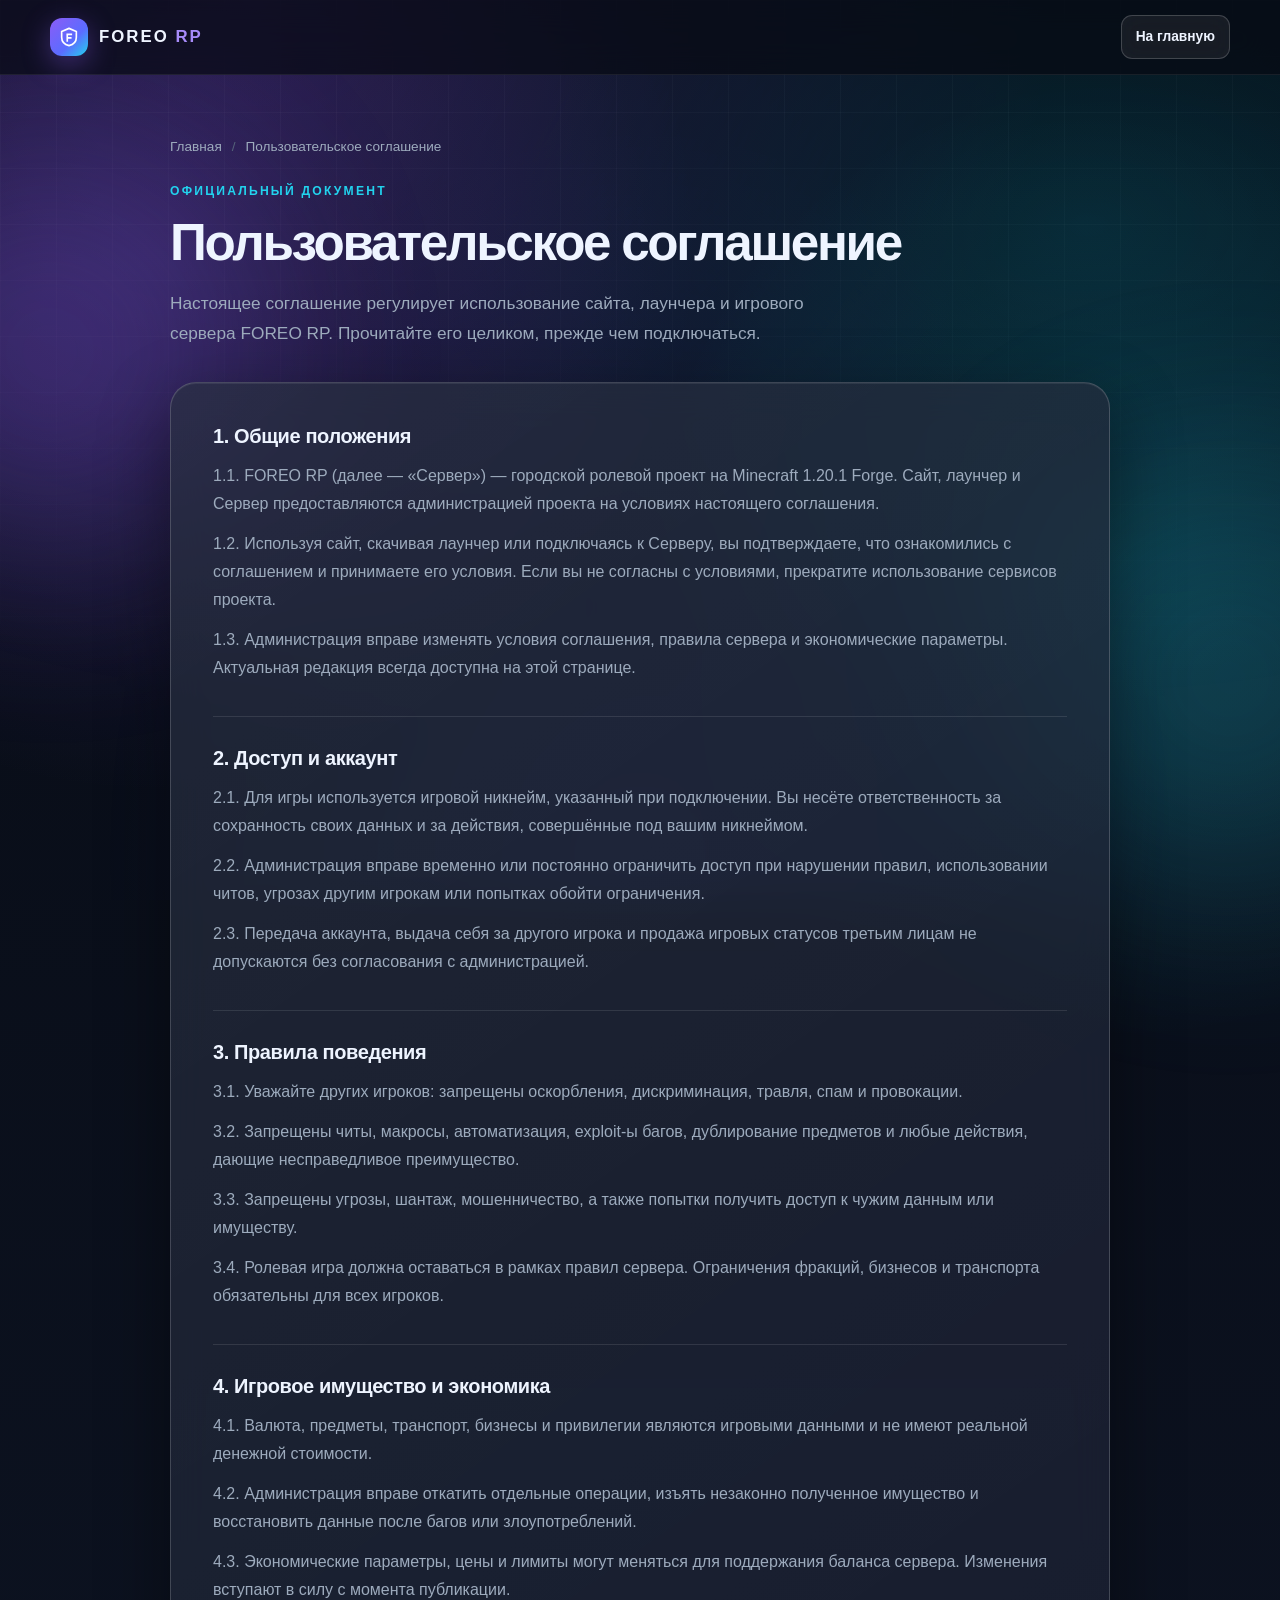
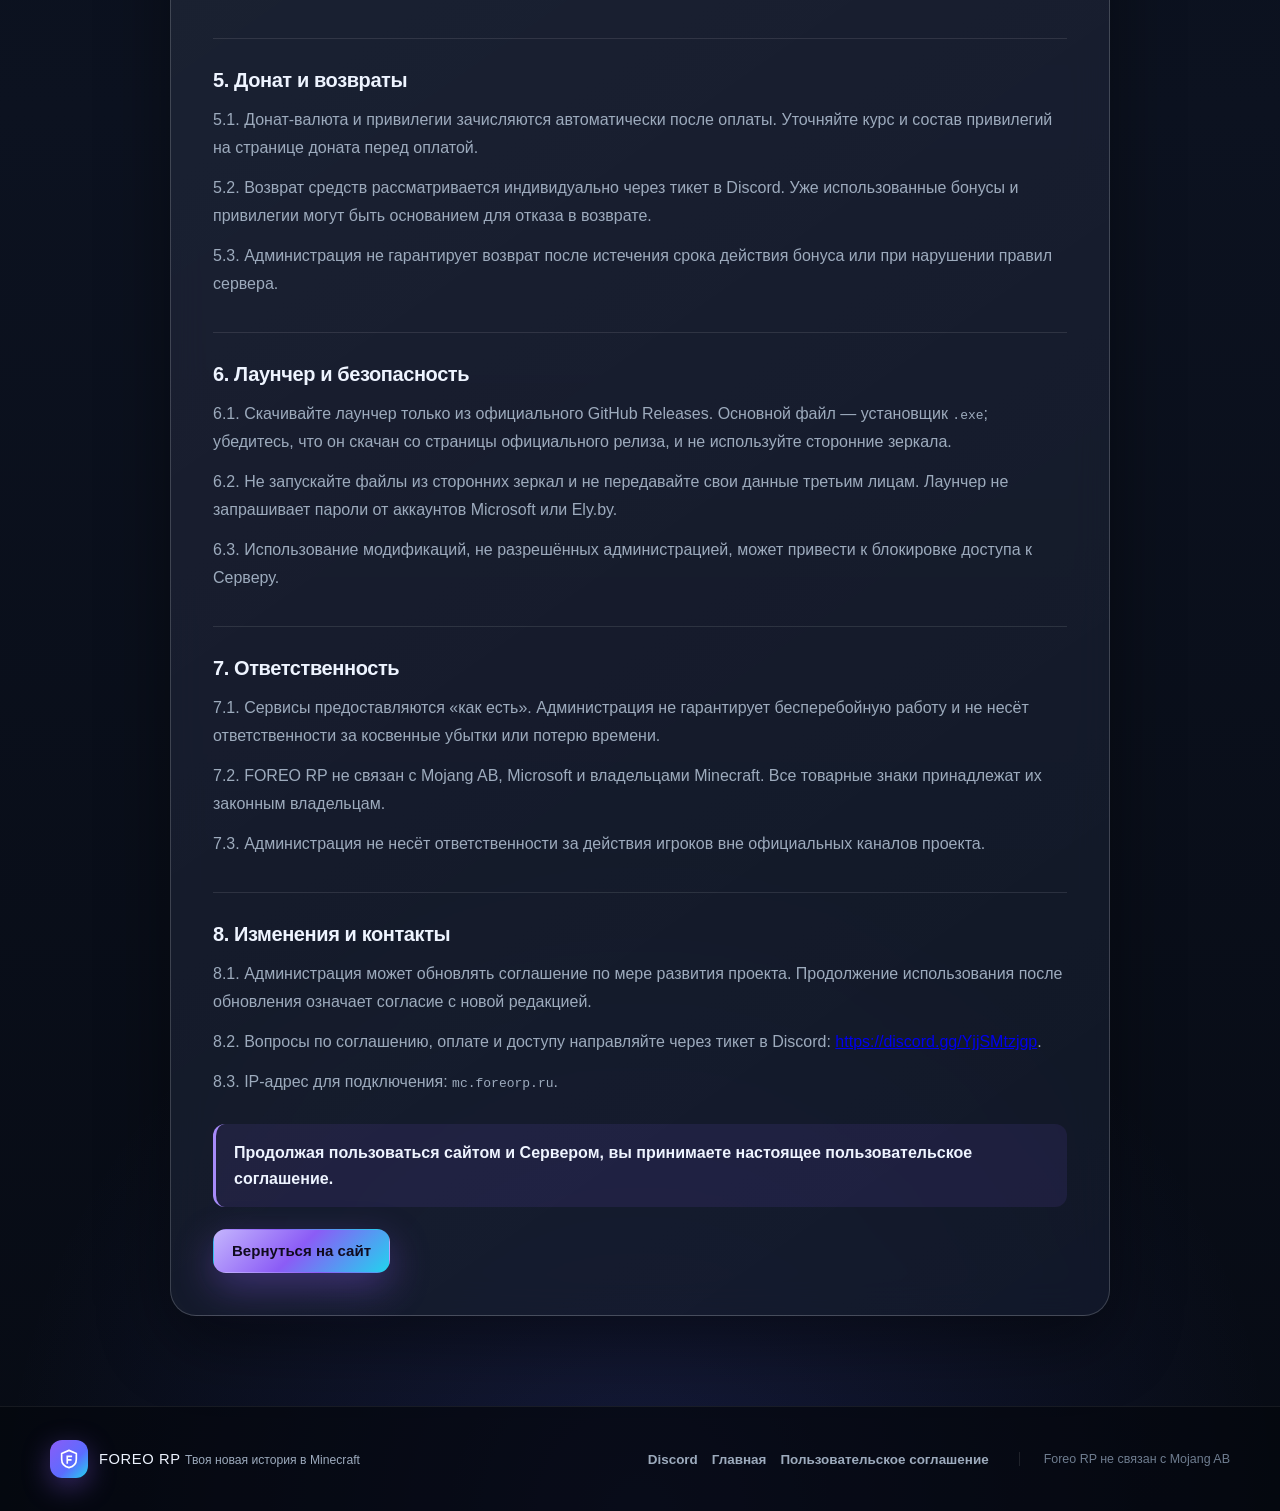
<file: user-agreement.html>
<!doctype html>
<html lang="ru">
<head>
  <meta charset="UTF-8">
  <meta name="viewport" content="width=device-width, initial-scale=1.0, viewport-fit=cover">
  <meta name="description" content="Пользовательское соглашение FOREO RP — правила использования сайта, лаунчера и игрового сервера.">
  <meta name="theme-color" content="#070b14">
  <title>Пользовательское соглашение — FOREO RP</title>
  <link rel="icon" type="image/svg+xml" href="favicon.svg">
  <link rel="icon" type="image/png" sizes="512x512" href="favicon.png">
  <link rel="icon" type="image/png" sizes="48x48" href="favicon-48x48.png">
  <link rel="icon" type="image/png" sizes="32x32" href="favicon-32x32.png">
  <link rel="icon" type="image/png" sizes="16x16" href="favicon-16x16.png">
  <link rel="shortcut icon" href="favicon.ico">
  <link rel="apple-touch-icon" sizes="180x180" href="apple-touch-icon.png">
  <link rel="stylesheet" href="style.css">
</head>
<body>
  <!-- Подложка на чистом CSS: как на главной странице, без внешних запросов. -->
  <div class="bg-media" aria-hidden="true"></div>
  <div class="bg-glow bg-glow-one" aria-hidden="true"></div>
  <div class="bg-glow bg-glow-two" aria-hidden="true"></div>

  <header class="site-header">
    <div class="container header-inner">
      <a class="brand" href="index.html" aria-label="FOREO RP — на главную">
        <span class="brand-mark">
          <svg viewBox="0 0 24 24" aria-hidden="true">
            <path d="M12 2.6 20 6v6.2c0 4.8-3.2 8-8 9.2-4.8-1.2-8-4.4-8-9.2V6l8-3.4Z" fill="none" stroke="currentColor" stroke-width="1.8" stroke-linejoin="round"/>
            <path d="M9.2 8.2h6.2v2H11v1.8h3.8v2H11v3.2H9.2V8.2Z" fill="currentColor"/>
          </svg>
        </span>
        <span class="brand-text">FOREO <em>RP</em></span>
      </a>
      <a class="btn btn-small btn-secondary header-back" href="index.html">На главную</a>
    </div>
  </header>

  <main class="legal-page">
    <div class="container legal-wrap">
      <nav class="breadcrumbs" aria-label="Навигация">
        <a href="index.html">Главная</a>
        <span aria-hidden="true">/</span>
        <span>Пользовательское соглашение</span>
      </nav>

      <header class="legal-header">
        <span class="section-kicker">Официальный документ</span>
        <h1>Пользовательское соглашение</h1>
        <div class="release-banner legal-release" data-release-label>
          <svg viewBox="0 0 24 24" aria-hidden="true">
            <circle cx="12" cy="12" r="9" fill="none" stroke="currentColor" stroke-width="1.8"/>
            <path d="M12 7v5l3.2 2" fill="none" stroke="currentColor" stroke-width="1.8" stroke-linecap="round" stroke-linejoin="round"/>
          </svg>
          <span>Релиз 4 декабря в 18:00</span>
        </div>
        <p class="lead">Настоящее соглашение регулирует использование сайта, лаунчера и игрового сервера FOREO RP. Прочитайте его целиком, прежде чем подключаться.</p>
      </header>

      <div class="legal-card">
        <section class="legal-section">
          <h2>1. Общие положения</h2>
          <p>1.1. FOREO RP (далее — «Сервер») — городской ролевой проект на Minecraft 1.20.1 Forge. Сайт, лаунчер и Сервер предоставляются администрацией проекта на условиях настоящего соглашения.</p>
          <p>1.2. Используя сайт, скачивая лаунчер или подключаясь к Серверу, вы подтверждаете, что ознакомились с соглашением и принимаете его условия. Если вы не согласны с условиями, прекратите использование сервисов проекта.</p>
          <p>1.3. Администрация вправе изменять условия соглашения, правила сервера и экономические параметры. Актуальная редакция всегда доступна на этой странице.</p>
        </section>

        <section class="legal-section">
          <h2>2. Доступ и аккаунт</h2>
          <p>2.1. Для игры используется игровой никнейм, указанный при подключении. Вы несёте ответственность за сохранность своих данных и за действия, совершённые под вашим никнеймом.</p>
          <p>2.2. Администрация вправе временно или постоянно ограничить доступ при нарушении правил, использовании читов, угрозах другим игрокам или попытках обойти ограничения.</p>
          <p>2.3. Передача аккаунта, выдача себя за другого игрока и продажа игровых статусов третьим лицам не допускаются без согласования с администрацией.</p>
        </section>

        <section class="legal-section">
          <h2>3. Правила поведения</h2>
          <p>3.1. Уважайте других игроков: запрещены оскорбления, дискриминация, травля, спам и провокации.</p>
          <p>3.2. Запрещены читы, макросы, автоматизация, exploit-ы багов, дублирование предметов и любые действия, дающие несправедливое преимущество.</p>
          <p>3.3. Запрещены угрозы, шантаж, мошенничество, а также попытки получить доступ к чужим данным или имуществу.</p>
          <p>3.4. Ролевая игра должна оставаться в рамках правил сервера. Ограничения фракций, бизнесов и транспорта обязательны для всех игроков.</p>
        </section>

        <section class="legal-section">
          <h2>4. Игровое имущество и экономика</h2>
          <p>4.1. Валюта, предметы, транспорт, бизнесы и привилегии являются игровыми данными и не имеют реальной денежной стоимости.</p>
          <p>4.2. Администрация вправе откатить отдельные операции, изъять незаконно полученное имущество и восстановить данные после багов или злоупотреблений.</p>
          <p>4.3. Экономические параметры, цены и лимиты могут меняться для поддержания баланса сервера. Изменения вступают в силу с момента публикации.</p>
        </section>

        <section class="legal-section">
          <h2>5. Донат и возвраты</h2>
          <p>5.1. Донат-валюта и привилегии зачисляются автоматически после оплаты. Уточняйте курс и состав привилегий на странице доната перед оплатой.</p>
          <p>5.2. Возврат средств рассматривается индивидуально через тикет в Discord. Уже использованные бонусы и привилегии могут быть основанием для отказа в возврате.</p>
          <p>5.3. Администрация не гарантирует возврат после истечения срока действия бонуса или при нарушении правил сервера.</p>
        </section>

        <section class="legal-section">
          <h2>6. Лаунчер и безопасность</h2>
          <p>6.1. Скачивайте лаунчер только из официального GitHub Releases. Основной файл — установщик <code>.exe</code>; убедитесь, что он скачан со страницы официального релиза, и не используйте сторонние зеркала.</p>
          <p>6.2. Не запускайте файлы из сторонних зеркал и не передавайте свои данные третьим лицам. Лаунчер не запрашивает пароли от аккаунтов Microsoft или Ely.by.</p>
          <p>6.3. Использование модификаций, не разрешённых администрацией, может привести к блокировке доступа к Серверу.</p>
        </section>

        <section class="legal-section">
          <h2>7. Ответственность</h2>
          <p>7.1. Сервисы предоставляются «как есть». Администрация не гарантирует бесперебойную работу и не несёт ответственности за косвенные убытки или потерю времени.</p>
          <p>7.2. FOREO RP не связан с Mojang AB, Microsoft и владельцами Minecraft. Все товарные знаки принадлежат их законным владельцам.</p>
          <p>7.3. Администрация не несёт ответственности за действия игроков вне официальных каналов проекта.</p>
        </section>

        <section class="legal-section">
          <h2>8. Изменения и контакты</h2>
          <p>8.1. Администрация может обновлять соглашение по мере развития проекта. Продолжение использования после обновления означает согласие с новой редакцией.</p>
          <p>8.2. Вопросы по соглашению, оплате и доступу направляйте через тикет в Discord: <a href="https://discord.gg/YjjSMtzjgp" target="_blank" rel="noopener noreferrer">https://discord.gg/YjjSMtzjgp</a>.</p>
          <p>8.3. IP-адрес для подключения: <code>mc.foreorp.ru</code>.</p>
        </section>

        <p class="legal-note">Продолжая пользоваться сайтом и Сервером, вы принимаете настоящее пользовательское соглашение.</p>
        <a class="btn btn-primary" href="index.html">Вернуться на сайт</a>
      </div>
    </div>
  </main>

  <footer class="site-footer">
    <div class="container footer-inner">
      <div class="footer-brand">
        <span class="brand-mark">
          <svg viewBox="0 0 24 24" aria-hidden="true">
            <path d="M12 2.6 20 6v6.2c0 4.8-3.2 8-8 9.2-4.8-1.2-8-4.4-8-9.2V6l8-3.4Z" fill="none" stroke="currentColor" stroke-width="1.8" stroke-linejoin="round"/>
            <path d="M9.2 8.2h6.2v2H11v1.8h3.8v2H11v3.2H9.2V8.2Z" fill="currentColor"/>
          </svg>
        </span>
        <div>
          <strong class="footer-brand-title">FOREO RP</strong>
          <span>Твоя новая история в Minecraft</span>
        </div>
      </div>
      <nav class="footer-links" aria-label="Ссылки в подвале">
        <a href="https://discord.gg/YjjSMtzjgp" target="_blank" rel="noopener noreferrer">Discord</a>
        <a href="index.html">Главная</a>
        <a class="footer-agreement" href="user-agreement.html">Пользовательское соглашение</a>
      </nav>
      <p class="footer-legal">Foreo RP не связан с Mojang AB <span class="footer-release" data-release-label>· Релиз 4 декабря в 18:00</span></p>
    </div>
  </footer>

  <script src="script.js"></script>
</body>
</html>
</file>
<file: style.css>
/* =========================================================
   FOREO RP — static GitHub Pages site
   Без сборщиков. Просто подключённый в index.html файл.
   ========================================================= */

:root {
  --bg: #070b14;
  --bg-soft: #0c1220;
  --panel: rgba(15, 23, 42, 0.68);
  --panel-solid: rgba(13, 20, 35, 0.94);
  --border: rgba(255, 255, 255, 0.1);
  --border-strong: rgba(255, 255, 255, 0.18);
  --text: #eef4ff;
  --muted: #9dabbd;
  --violet: #8b5cf6;
  --violet-light: #a78bfa;
  --cyan: #22d3ee;
  --green: #34d399;
  --amber: #fbbf24;
  --rose: #fb7185;
  --blue: #5865f2;
  --radius-lg: 26px;
  --radius-md: 18px;
  --shadow: 0 24px 70px rgba(0, 0, 0, 0.42);
}

*,
*::before,
*::after {
  box-sizing: border-box;
}

[hidden] {
  display: none !important;
}

html {
  scroll-behavior: smooth;
  scroll-padding-top: 96px;
  -webkit-text-size-adjust: 100%;
}

body {
  margin: 0;
  min-height: 100vh;
  color: var(--text);
  font-family: Inter, "Segoe UI", Roboto, Arial, sans-serif;
  background:
    radial-gradient(circle at 12% 8%, rgba(139, 92, 246, 0.2), transparent 34rem),
    radial-gradient(circle at 88% 18%, rgba(34, 211, 238, 0.14), transparent 30rem),
    radial-gradient(circle at 50% 100%, rgba(88, 101, 242, 0.16), transparent 40rem),
    linear-gradient(180deg, var(--bg) 0%, var(--bg-soft) 55%, var(--bg) 100%);
  overflow-x: hidden;
  -webkit-font-smoothing: antialiased;
  -webkit-tap-highlight-color: transparent;
}

a,
button {
  touch-action: manipulation;
  -webkit-tap-highlight-color: transparent;
}

/* Сетка на фоне — часть дизайна, внешние файлы не нужны. */
body::before {
  content: "";
  position: fixed;
  inset: 0;
  z-index: 0;
  pointer-events: none;
  background-image:
    linear-gradient(rgba(255, 255, 255, 0.035) 1px, transparent 1px),
    linear-gradient(90deg, rgba(255, 255, 255, 0.035) 1px, transparent 1px);
  background-size: 56px 56px;
  mask-image: linear-gradient(to bottom, rgba(0, 0, 0, 0.9), transparent 85%);
  -webkit-mask-image: linear-gradient(to bottom, rgba(0, 0, 0, 0.9), transparent 85%);
}

/* Мягкая световая подложка поверх градиента — полностью на CSS. */
.bg-media {
  position: fixed;
  inset: 0;
  z-index: 0;
  pointer-events: none;
  background-image:
    radial-gradient(ellipse at 20% 0%, rgba(139, 92, 246, 0.35), transparent 55%),
    radial-gradient(ellipse at 85% 25%, rgba(34, 211, 238, 0.24), transparent 50%),
    radial-gradient(ellipse at 50% 95%, rgba(88, 101, 242, 0.24), transparent 60%);
  background-size: cover;
  background-position: center;
  background-repeat: no-repeat;
  opacity: 0.5;
  filter: saturate(1.15) contrast(1.05);
}

.bg-glow {
  position: fixed;
  z-index: 0;
  border-radius: 50%;
  filter: blur(110px);
  pointer-events: none;
  opacity: 0.28;
}

.bg-glow-one {
  width: 380px;
  height: 380px;
  top: 18%;
  left: -140px;
  background: var(--violet);
}

.bg-glow-two {
  width: 420px;
  height: 420px;
  right: -160px;
  top: 52%;
  background: var(--cyan);
  opacity: 0.18;
}

.svg-sprite {
  position: absolute;
  width: 0;
  height: 0;
  overflow: hidden;
}

/* Защита: inline SVG без явного размера иначе занимает 300×150 px.
   Правила ниже с классами имеют больший вес и задают нужный размер иконок. */
svg {
  width: 20px;
  height: 20px;
  flex: 0 0 auto;
}

main,
.site-header,
.site-footer {
  position: relative;
  z-index: 1;
}

.container {
  width: min(1180px, calc(100% - 40px));
  margin: 0 auto;
}

/* ---------------- Header ---------------- */

.site-header {
  position: sticky;
  top: 0;
  z-index: 50;
  padding-top: env(safe-area-inset-top, 0px);
  background: rgba(7, 11, 20, 0.72);
  border-bottom: 1px solid rgba(255, 255, 255, 0.07);
  backdrop-filter: blur(18px);
  -webkit-backdrop-filter: blur(18px);
}

.header-inner {
  height: 74px;
  display: flex;
  align-items: center;
  gap: 24px;
}

.brand {
  display: inline-flex;
  align-items: center;
  gap: 11px;
  color: var(--text);
  text-decoration: none;
  flex: 0 0 auto;
}

.brand-mark {
  width: 38px;
  height: 38px;
  display: grid;
  place-items: center;
  border-radius: 12px;
  color: white;
  background: linear-gradient(135deg, var(--violet), #5b6cff 60%, var(--cyan));
  box-shadow: 0 8px 28px rgba(139, 92, 246, 0.38);
}

.brand-mark svg {
  width: 22px;
  height: 22px;
}

.brand-text {
  font-size: 1.05rem;
  font-weight: 900;
  letter-spacing: 0.12em;
}

.brand-text em {
  font-style: normal;
  color: var(--violet-light);
}

.nav {
  margin-left: auto;
  display: flex;
  align-items: center;
  gap: 4px;
}

.nav-link {
  position: relative;
  min-height: 44px;
  display: inline-flex;
  align-items: center;
  padding: 9px 13px;
  color: var(--muted);
  font-size: 0.92rem;
  font-weight: 600;
  text-decoration: none;
  border-radius: 10px;
  transition: color 0.2s ease, background 0.2s ease;
}

.nav-link:hover,
.nav-link.is-active {
  color: var(--text);
  background: rgba(255, 255, 255, 0.06);
}

.nav-toggle {
  display: none;
  margin-left: auto;
  width: 44px;
  height: 44px;
  padding: 10px;
  border: 1px solid var(--border);
  border-radius: 12px;
  background: rgba(255, 255, 255, 0.04);
  cursor: pointer;
}

.nav-toggle span {
  display: block;
  width: 100%;
  height: 2px;
  margin: 4px 0;
  border-radius: 2px;
  background: var(--text);
  transition: transform 0.2s ease, opacity 0.2s ease;
}

.nav-toggle[aria-expanded="true"] span:nth-child(1) {
  transform: translateY(6px) rotate(45deg);
}

.nav-toggle[aria-expanded="true"] span:nth-child(2) {
  opacity: 0;
}

.nav-toggle[aria-expanded="true"] span:nth-child(3) {
  transform: translateY(-6px) rotate(-45deg);
}

/* ---------------- Buttons ---------------- */

.btn {
  display: inline-flex;
  align-items: center;
  justify-content: center;
  gap: 9px;
  min-height: 44px;
  padding: 12px 18px;
  border: 1px solid transparent;
  border-radius: 13px;
  color: var(--text);
  font: inherit;
  font-size: 0.94rem;
  font-weight: 750;
  line-height: 1.2;
  text-decoration: none;
  cursor: pointer;
  transition: transform 0.2s ease, box-shadow 0.25s ease, background 0.2s ease, border-color 0.2s ease;
}

.btn svg,
.icon-btn svg,
.feature-icon svg,
.step-icon svg,
.donate-step-num svg {
  width: 19px;
  height: 19px;
  flex: 0 0 auto;
}

.btn:hover {
  transform: translateY(-2px);
}

.btn:active {
  transform: translateY(0);
}

.btn:focus-visible,
.icon-btn:focus-visible,
.nav-link:focus-visible,
.brand:focus-visible,
.nav-toggle:focus-visible,
a:focus-visible {
  outline: 2px solid var(--cyan);
  outline-offset: 3px;
}

.btn-primary {
  color: #100b1f;
  background: linear-gradient(135deg, #c4b5fd, #8b5cf6 48%, #22d3ee);
  box-shadow: 0 14px 38px rgba(139, 92, 246, 0.36);
}

.btn-primary:hover {
  box-shadow: 0 18px 48px rgba(139, 92, 246, 0.52);
}

.btn-secondary {
  background: rgba(255, 255, 255, 0.07);
  border-color: var(--border-strong);
  backdrop-filter: blur(10px);
}

.btn-secondary:hover {
  background: rgba(255, 255, 255, 0.12);
  border-color: rgba(34, 211, 238, 0.5);
}

.btn-ghost {
  background: transparent;
  border-color: rgba(88, 101, 242, 0.42);
  color: #c8ceff;
}

.btn-ghost:hover {
  background: rgba(88, 101, 242, 0.14);
  border-color: rgba(88, 101, 242, 0.8);
}

.btn-discord {
  background: rgba(88, 101, 242, 0.16);
  border-color: rgba(88, 101, 242, 0.42);
  color: #cfd4ff;
}

.btn-discord:hover {
  background: var(--blue);
  color: white;
  box-shadow: 0 12px 34px rgba(88, 101, 242, 0.4);
}

.btn-github {
  background: rgba(255, 255, 255, 0.06);
  border-color: rgba(255, 255, 255, 0.62);
  color: #f2f4ff;
  box-shadow: 0 0 0 1px rgba(255, 255, 255, 0.16), 0 10px 26px rgba(0, 0, 0, 0.28);
}

.btn-github:hover {
  background: rgba(255, 255, 255, 0.16);
  border-color: #ffffff;
  color: #ffffff;
  box-shadow: 0 0 0 2px rgba(255, 255, 255, 0.3), 0 14px 36px rgba(255, 255, 255, 0.18);
}

.btn-video {
  background: rgba(239, 68, 68, 0.12);
  border-color: rgba(239, 68, 68, 0.9);
  color: #ffe2e2;
  box-shadow: 0 0 0 1px rgba(239, 68, 68, 0.32), 0 10px 26px rgba(239, 68, 68, 0.16);
}

.btn-video:hover {
  background: rgba(239, 68, 68, 0.26);
  border-color: #ff7676;
  color: #ffffff;
  box-shadow: 0 0 0 2px rgba(239, 68, 68, 0.45), 0 14px 36px rgba(239, 68, 68, 0.32);
}

.btn-small {
  padding: 9px 14px;
  font-size: 0.86rem;
  border-radius: 11px;
}

.btn-lg {
  padding: 15px 23px;
  font-size: 1rem;
}

/* ---------------- Hero ---------------- */

.hero {
  position: relative;
  padding: 96px 0 84px;
  min-height: calc(100vh - 74px);
  display: flex;
  align-items: center;
}

.hero-grid {
  display: grid;
  grid-template-columns: 1.12fr 0.88fr;
  gap: 58px;
  align-items: center;
}

.hero-labels {
  display: flex;
  flex-wrap: wrap;
  align-items: center;
  gap: 10px;
  margin-bottom: 18px;
}

.release-banner,
.eyebrow {
  display: inline-flex;
  align-items: center;
  gap: 9px;
  min-height: 38px;
  padding: 9px 14px;
  border-radius: 999px;
  font-size: 0.8rem;
  font-weight: 800;
  letter-spacing: 0.03em;
  line-height: 1.2;
}

.release-banner {
  border: 1px solid rgba(251, 191, 36, 0.34);
  color: #ffe3a3;
  background: rgba(251, 191, 36, 0.09);
}

.release-banner svg {
  width: 17px;
  height: 17px;
  flex: 0 0 auto;
  color: var(--amber);
}

.eyebrow {
  border: 1px solid rgba(34, 211, 238, 0.28);
  color: #b9f3ff;
  background: rgba(34, 211, 238, 0.08);
}

.live-dot {
  width: 8px;
  height: 8px;
  border-radius: 50%;
  background: var(--cyan);
  box-shadow: 0 0 0 4px rgba(34, 211, 238, 0.13);
  animation: pulse 2s infinite;
}

h1,
h2,
h3,
p {
  margin-top: 0;
}

h1 {
  margin: 24px 0 22px;
  font-size: clamp(2.55rem, 5vw, 4.45rem);
  line-height: 1.05;
  letter-spacing: -0.045em;
  font-weight: 900;
}

h1 span {
  display: inline;
  background: linear-gradient(100deg, #c4b5fd 0%, #8b5cf6 42%, #22d3ee 100%);
  -webkit-background-clip: text;
  background-clip: text;
  color: transparent;
}

.lead {
  max-width: 680px;
  margin-bottom: 0;
  color: var(--muted);
  font-size: 1.08rem;
  line-height: 1.75;
}

.hero-actions {
  display: flex;
  flex-wrap: wrap;
  gap: 13px;
  margin-top: 32px;
}

.hero-meta {
  display: flex;
  flex-wrap: wrap;
  gap: 12px 20px;
  margin-top: 28px;
  color: var(--muted);
  font-size: 0.86rem;
}

.hero-meta span {
  display: inline-flex;
  align-items: center;
  gap: 7px;
}

.hero-meta svg {
  width: 16px;
  height: 16px;
  color: var(--green);
}

/* ---------------- Server widget ---------------- */

.server-panel {
  position: relative;
  padding: 26px;
  border: 1px solid var(--border-strong);
  border-radius: var(--radius-lg);
  background:
    linear-gradient(145deg, rgba(255, 255, 255, 0.09), rgba(255, 255, 255, 0.02)),
    var(--panel);
  box-shadow: var(--shadow), inset 0 1px 0 rgba(255, 255, 255, 0.09);
  backdrop-filter: blur(20px);
  -webkit-backdrop-filter: blur(20px);
  overflow: hidden;
}

.server-panel::before {
  content: "";
  position: absolute;
  top: 0;
  left: 14%;
  right: 14%;
  height: 1px;
  background: linear-gradient(90deg, transparent, rgba(167, 139, 250, 0.9), rgba(34, 211, 238, 0.8), transparent);
}

.panel-top {
  display: flex;
  align-items: center;
  justify-content: space-between;
  gap: 12px;
}

.panel-label {
  color: var(--muted);
  font-size: 0.76rem;
  font-weight: 800;
  letter-spacing: 0.14em;
  text-transform: uppercase;
}

.status-badge {
  display: inline-flex;
  align-items: center;
  gap: 8px;
  padding: 7px 11px;
  border-radius: 999px;
  border: 1px solid rgba(251, 191, 36, 0.32);
  background: rgba(251, 191, 36, 0.1);
  color: #fde68a;
  font-size: 0.78rem;
  font-weight: 750;
  white-space: nowrap;
}

.status-dot {
  width: 8px;
  height: 8px;
  border-radius: 50%;
  background: var(--amber);
  box-shadow: 0 0 0 4px rgba(251, 191, 36, 0.12);
}

.status-badge.is-loading .status-dot {
  animation: pulse 1.4s infinite;
}

.status-badge.is-online {
  border-color: rgba(52, 211, 153, 0.36);
  background: rgba(52, 211, 153, 0.11);
  color: #a7f3d0;
}

.status-badge.is-online .status-dot {
  background: var(--green);
  box-shadow: 0 0 0 4px rgba(52, 211, 153, 0.14);
}

.status-badge.is-offline {
  border-color: rgba(251, 113, 133, 0.36);
  background: rgba(251, 113, 133, 0.1);
  color: #fecdd3;
}

.status-badge.is-offline .status-dot {
  background: var(--rose);
  box-shadow: 0 0 0 4px rgba(251, 113, 133, 0.13);
}

.ip-block {
  margin-top: 22px;
  padding: 18px;
  border: 1px solid rgba(255, 255, 255, 0.08);
  border-radius: var(--radius-md);
  background: rgba(4, 9, 18, 0.38);
}

.ip-label {
  display: block;
  margin-bottom: 9px;
  color: var(--muted);
  font-size: 0.78rem;
  font-weight: 700;
  letter-spacing: 0.04em;
  text-transform: uppercase;
}

.ip-row {
  display: flex;
  align-items: center;
  justify-content: space-between;
  gap: 12px;
}

#serverIp {
  color: white;
  font-family: "Cascadia Code", Consolas, "Courier New", monospace;
  font-size: clamp(1.2rem, 2.3vw, 1.65rem);
  font-weight: 800;
  word-break: break-all;
}

.icon-btn {
  width: 44px;
  height: 44px;
  flex: 0 0 auto;
  display: grid;
  place-items: center;
  border: 1px solid var(--border-strong);
  border-radius: 12px;
  color: var(--text);
  background: rgba(255, 255, 255, 0.06);
  cursor: pointer;
  transition: background 0.2s ease, border-color 0.2s ease, transform 0.2s ease;
}

.icon-btn:hover {
  transform: translateY(-2px);
  background: rgba(139, 92, 246, 0.2);
  border-color: rgba(167, 139, 250, 0.6);
}

.btn-copy {
  width: 100%;
  margin-top: 14px;
  justify-content: center;
  background: rgba(139, 92, 246, 0.14);
  border-color: rgba(139, 92, 246, 0.38);
  color: #ddd6fe;
}

.btn-copy:hover {
  background: rgba(139, 92, 246, 0.25);
  border-color: rgba(167, 139, 250, 0.75);
}

.panel-stats {
  display: grid;
  grid-template-columns: 1fr 1fr;
  gap: 11px;
  margin-top: 16px;
}

.panel-stats > div {
  padding: 13px 15px;
  border: 1px solid rgba(255, 255, 255, 0.07);
  border-radius: 14px;
  background: rgba(255, 255, 255, 0.035);
}

.stat-label {
  display: block;
  margin-bottom: 5px;
  color: var(--muted);
  font-size: 0.72rem;
  text-transform: uppercase;
  letter-spacing: 0.07em;
}

.panel-stats strong {
  font-size: 1.05rem;
}

.panel-hint {
  margin: 16px 0 0;
  color: var(--muted);
  font-size: 0.79rem;
  line-height: 1.55;
}

.panel-discord {
  display: flex;
  align-items: center;
  gap: 10px;
  min-height: 44px;
  margin-top: 17px;
  padding: 13px 15px;
  border: 1px solid rgba(88, 101, 242, 0.32);
  border-radius: 14px;
  color: #cdd3ff;
  background: rgba(88, 101, 242, 0.11);
  font-size: 0.88rem;
  font-weight: 700;
  text-decoration: none;
  transition: background 0.2s ease, transform 0.2s ease;
}

.panel-discord > svg:not(.arrow-icon) {
  width: 22px;
  height: 22px;
  flex: 0 0 auto;
}

.panel-discord:hover {
  transform: translateY(-2px);
  background: rgba(88, 101, 242, 0.22);
}

.arrow-icon {
  width: 17px;
  height: 17px;
  margin-left: auto;
}

.scroll-cue {
  position: absolute;
  bottom: 24px;
  left: 50%;
  width: 26px;
  height: 42px;
  transform: translateX(-50%);
  border: 1px solid rgba(255, 255, 255, 0.22);
  border-radius: 999px;
}

.scroll-cue::before {
  content: "";
  position: absolute;
  top: 8px;
  left: 50%;
  width: 4px;
  height: 8px;
  transform: translateX(-50%);
  border-radius: 999px;
  background: var(--cyan);
  animation: scroll 1.8s infinite;
}

/* ---------------- Sections ---------------- */

.section {
  padding: 96px 0;
}

/* Якоря не прячутся под липкой шапкой (высота шапки 74px). */
main section[id] {
  scroll-margin-top: 90px;
}

.section-alt {
  background: linear-gradient(180deg, rgba(255, 255, 255, 0.022), rgba(255, 255, 255, 0));
  border-top: 1px solid rgba(255, 255, 255, 0.05);
  border-bottom: 1px solid rgba(255, 255, 255, 0.05);
}

.section-head {
  max-width: 760px;
  margin-bottom: 42px;
}

.section-kicker {
  display: block;
  margin-bottom: 12px;
  color: var(--cyan);
  font-size: 0.76rem;
  font-weight: 900;
  letter-spacing: 0.18em;
  text-transform: uppercase;
}

.section-head h2,
.donate-intro h2,
.cta h2 {
  margin-bottom: 14px;
  font-size: clamp(2rem, 3.6vw, 3.05rem);
  line-height: 1.12;
  letter-spacing: -0.035em;
}

.section-head p {
  margin-bottom: 0;
  color: var(--muted);
  font-size: 1.03rem;
  line-height: 1.7;
}

/* ---------------- Video guide ---------------- */

.video-frame {
  position: relative;
  width: 100%;
  max-width: 1180px;
  margin: 0 auto;
  aspect-ratio: 16 / 9;
  overflow: hidden;
  border: 1px solid rgba(167, 139, 250, 0.32);
  border-radius: var(--radius-lg);
  background: rgba(5, 8, 15, 0.9);
  box-shadow: var(--shadow), 0 0 60px rgba(139, 92, 246, 0.12);
}

.video-frame iframe {
  position: absolute;
  inset: 0;
  width: 100%;
  height: 100%;
  border: 0;
}

.video-caption {
  display: flex;
  flex-wrap: wrap;
  align-items: center;
  justify-content: center;
  gap: 7px;
  margin: 18px 0 0;
  color: var(--muted);
  font-size: 0.88rem;
  text-align: center;
}

.video-caption svg {
  width: 16px;
  height: 16px;
  flex: 0 0 auto;
  color: var(--cyan);
}

.video-caption a {
  color: #c8ceff;
  text-decoration: none;
  border-bottom: 1px solid rgba(200, 206, 255, 0.4);
}

.video-caption a:hover {
  color: white;
  border-bottom-color: var(--cyan);
}

/* ---------------- Safety ---------------- */

.safety-grid {
  display: grid;
  grid-template-columns: repeat(3, minmax(0, 1fr));
  gap: 18px;
}

.safety-card {
  padding: 24px;
  border: 1px solid rgba(255, 255, 255, 0.08);
  border-radius: var(--radius-lg);
  background: rgba(255, 255, 255, 0.035);
  backdrop-filter: blur(12px);
  -webkit-backdrop-filter: blur(12px);
}

.safety-icon {
  display: grid;
  place-items: center;
  width: 42px;
  height: 42px;
  margin-bottom: 16px;
  border: 1px solid rgba(167, 139, 250, 0.32);
  border-radius: 12px;
  background: rgba(139, 92, 246, 0.14);
  color: #cbb8ff;
}

.safety-icon svg {
  width: 22px;
  height: 22px;
}

.safety-card h3 {
  margin: 0 0 9px;
  font-size: 1.05rem;
}

.safety-card p {
  margin: 0;
  color: var(--muted);
  font-size: 0.92rem;
  line-height: 1.65;
}

.safety-card code {
  color: #d9deff;
  font-family: ui-monospace, SFMono-Regular, Menlo, Consolas, monospace;
}

.safety-card a {
  display: inline-flex;
  align-items: center;
  gap: 6px;
  margin-top: 15px;
  color: #c8ceff;
  font-weight: 750;
  text-decoration: none;
}

.safety-card a svg {
  width: 15px;
  height: 15px;
  transition: transform 0.2s ease;
}

.safety-card a:hover svg {
  transform: translateX(3px);
}

.safety-note {
  margin: 18px 0 0;
  padding: 18px 22px;
  border: 1px solid rgba(34, 211, 238, 0.18);
  border-radius: var(--radius-md);
  background: rgba(34, 211, 238, 0.05);
  color: #8190a8;
  font-size: 0.82rem;
  line-height: 1.6;
}

/* ---------------- Feature cards ---------------- */

.feature-grid {
  display: grid;
  grid-template-columns: repeat(3, minmax(0, 1fr));
  gap: 18px;
}

.feature-card {
  position: relative;
  padding: 27px;
  border: 1px solid var(--border);
  border-radius: var(--radius-lg);
  background: var(--panel);
  backdrop-filter: blur(16px);
  -webkit-backdrop-filter: blur(16px);
  overflow: hidden;
  transition: transform 0.25s ease, border-color 0.25s ease, box-shadow 0.25s ease;
}

.feature-card::before {
  content: "";
  position: absolute;
  top: -70px;
  right: -70px;
  width: 190px;
  height: 190px;
  border-radius: 50%;
  background: radial-gradient(circle, rgba(139, 92, 246, 0.34), transparent 68%);
  opacity: 0;
  transition: opacity 0.25s ease;
}

.feature-card:hover {
  transform: translateY(-6px);
  border-color: rgba(167, 139, 250, 0.48);
  box-shadow: 0 22px 60px rgba(0, 0, 0, 0.34);
}

.feature-card:hover::before {
  opacity: 1;
}

.feature-card-wide {
  grid-column: span 2;
}

.feature-icon,
.step-icon {
  display: grid;
  place-items: center;
  width: 50px;
  height: 50px;
  margin-bottom: 19px;
  border-radius: 15px;
  border: 1px solid rgba(255, 255, 255, 0.12);
}

.feature-icon svg,
.step-icon svg {
  width: 24px;
  height: 24px;
}

.icon-violet { color: #c4b5fd; background: rgba(139, 92, 246, 0.16); }
.icon-cyan { color: #a5f3fc; background: rgba(34, 211, 238, 0.14); }
.icon-amber { color: #fde68a; background: rgba(251, 191, 36, 0.14); }
.icon-rose { color: #fecdd3; background: rgba(251, 113, 133, 0.14); }
.icon-green { color: #a7f3d0; background: rgba(52, 211, 153, 0.14); }

.feature-card h3,
.step-card h3 {
  margin-bottom: 11px;
  font-size: 1.18rem;
  line-height: 1.3;
}

.feature-card p,
.step-card p {
  margin-bottom: 0;
  color: var(--muted);
  font-size: 0.94rem;
  line-height: 1.65;
}

.tag-list {
  display: flex;
  flex-wrap: wrap;
  gap: 8px;
  margin-top: 20px;
}

.tag-list span {
  padding: 6px 10px;
  border: 1px solid rgba(255, 255, 255, 0.08);
  border-radius: 999px;
  background: rgba(255, 255, 255, 0.045);
  color: #c5d0e0;
  font-size: 0.75rem;
  font-weight: 650;
}

/* ---------------- Steps ---------------- */

.steps-grid {
  display: grid;
  grid-template-columns: repeat(3, minmax(0, 1fr));
  gap: 20px;
}

.step-card {
  position: relative;
  padding: 30px;
  border: 1px solid var(--border);
  border-radius: var(--radius-lg);
  background: linear-gradient(160deg, rgba(255, 255, 255, 0.07), rgba(255, 255, 255, 0.02));
  overflow: hidden;
  transition: transform 0.25s ease, border-color 0.25s ease;
}

.step-card:hover {
  transform: translateY(-5px);
  border-color: rgba(34, 211, 238, 0.42);
}

.step-number {
  position: absolute;
  top: 12px;
  right: 20px;
  color: rgba(255, 255, 255, 0.07);
  font-size: 3.1rem;
  font-weight: 900;
  line-height: 1;
  letter-spacing: -0.06em;
}

.step-icon {
  color: #b9f3ff;
  background: rgba(34, 211, 238, 0.12);
}

/* ---------------- Donate ---------------- */

.rate-block {
  margin-top: 22px;
}

.rate-title {
  display: block;
  margin-bottom: 10px;
  color: var(--amber);
  font-size: 0.76rem;
  font-weight: 900;
  letter-spacing: 0.16em;
  text-transform: uppercase;
}

.rate-cards {
  display: grid;
  grid-template-columns: repeat(2, minmax(0, 1fr));
  gap: 12px;
}

.rate-card {
  display: grid;
  gap: 5px;
  padding: 16px 14px;
  border: 1px solid rgba(251, 191, 36, 0.38);
  border-radius: var(--radius-md);
  background:
    radial-gradient(circle at 100% 0%, rgba(251, 191, 36, 0.18), transparent 70%),
    var(--panel);
  box-shadow: inset 0 1px 0 rgba(255, 255, 255, 0.07), 0 12px 30px rgba(0, 0, 0, 0.24);
  backdrop-filter: blur(14px);
  -webkit-backdrop-filter: blur(14px);
}

.rate-card strong {
  color: #fef3c7;
  font-size: 1.05rem;
  font-weight: 900;
  letter-spacing: -0.02em;
}

.rate-card span {
  color: var(--muted);
  font-size: 0.78rem;
}

.donate-grid {
  display: grid;
  grid-template-columns: 0.85fr 1.15fr;
  gap: 52px;
  align-items: start;
}

.donate-intro {
  position: sticky;
  top: 110px;
}

.donate-intro h2 {
  margin-top: 0;
}

.donate-intro .btn {
  margin-top: 28px;
}

.donate-note {
  display: flex;
  align-items: center;
  gap: 13px;
  margin-top: 24px;
  padding: 15px;
  border: 1px solid rgba(52, 211, 153, 0.25);
  border-radius: 15px;
  background: rgba(52, 211, 153, 0.08);
}

.donate-note svg {
  width: 22px;
  height: 22px;
  color: var(--green);
}

.donate-note strong,
.donate-note span {
  display: block;
}

.donate-note strong {
  font-size: 0.9rem;
}

.donate-note span {
  margin-top: 2px;
  color: var(--muted);
  font-size: 0.8rem;
}

.donate-steps {
  display: grid;
  gap: 13px;
}

.donate-step {
  display: flex;
  gap: 16px;
  padding: 20px;
  border: 1px solid var(--border);
  border-radius: var(--radius-md);
  background: var(--panel);
  backdrop-filter: blur(14px);
  -webkit-backdrop-filter: blur(14px);
  transition: border-color 0.2s ease, transform 0.2s ease;
}

.donate-step:hover {
  transform: translateX(3px);
  border-color: rgba(167, 139, 250, 0.4);
}

.donate-step-num {
  width: 37px;
  height: 37px;
  flex: 0 0 auto;
  display: grid;
  place-items: center;
  border-radius: 12px;
  color: #171027;
  background: linear-gradient(135deg, #c4b5fd, #22d3ee);
  font-weight: 900;
}

.donate-step h3 {
  margin-bottom: 6px;
  font-size: 1rem;
}

.donate-step p {
  margin-bottom: 0;
  color: var(--muted);
  font-size: 0.9rem;
  line-height: 1.6;
}

.donate-help {
  display: grid;
  grid-template-columns: auto 1fr auto;
  align-items: center;
  gap: 14px;
  margin-top: 5px;
  padding: 18px 20px;
  border: 1px dashed rgba(34, 211, 238, 0.36);
  border-radius: var(--radius-md);
  background: rgba(34, 211, 238, 0.06);
}

.donate-help > svg {
  width: 24px;
  height: 24px;
  color: var(--cyan);
}

.donate-help p {
  margin-bottom: 0;
  color: var(--muted);
  font-size: 0.87rem;
  line-height: 1.55;
}

.donate-help strong {
  color: var(--text);
}

.donate-help a {
  display: inline-flex;
  align-items: center;
  gap: 6px;
  color: #a5f3fc;
  font-size: 0.86rem;
  font-weight: 750;
  text-decoration: none;
  white-space: nowrap;
}

.donate-help a svg {
  width: 16px;
  height: 16px;
}

.donate-help a:hover {
  text-decoration: underline;
}

/* ---------------- CTA & footer ---------------- */

.cta {
  padding: 48px 0 96px;
}

.cta-inner {
  display: flex;
  align-items: center;
  justify-content: space-between;
  gap: 34px;
  padding: 36px;
  border: 1px solid rgba(167, 139, 250, 0.28);
  border-radius: var(--radius-lg);
  background:
    radial-gradient(circle at 10% 20%, rgba(139, 92, 246, 0.2), transparent 50%),
    radial-gradient(circle at 90% 80%, rgba(34, 211, 238, 0.14), transparent 50%),
    var(--panel);
  box-shadow: var(--shadow);
  backdrop-filter: blur(18px);
  -webkit-backdrop-filter: blur(18px);
}

.cta-inner h2 {
  margin-bottom: 9px;
}

.cta-inner p {
  margin-bottom: 0;
  color: var(--muted);
}

.cta-actions {
  display: flex;
  flex-wrap: wrap;
  gap: 12px;
}

.site-footer {
  padding: 30px 0;
  padding-bottom: calc(30px + env(safe-area-inset-bottom, 0px));
  border-top: 1px solid rgba(255, 255, 255, 0.07);
  background: rgba(5, 8, 15, 0.72);
}

.footer-inner {
  display: flex;
  align-items: center;
  gap: 30px;
}

.footer-brand {
  display: flex;
  align-items: center;
  gap: 11px;
  flex: 0 0 auto;
}

.footer-brand .brand-mark {
  flex: 0 0 38px;
}

.footer-brand-title {
  color: var(--text);
  font-size: 0.92rem;
  font-weight: 500;
  letter-spacing: 0.04em;
}

.footer-brand div span {
  margin-top: 2px;
  color: var(--muted);
  font-size: 0.76rem;
}

.footer-links {
  display: flex;
  flex-wrap: nowrap;
  gap: 8px 14px;
  margin-left: auto;
}

.footer-links a {
  display: inline-flex;
  align-items: center;
  min-height: 44px;
  color: var(--muted);
  font-size: 0.84rem;
  font-weight: 650;
  white-space: nowrap;
  text-decoration: none;
  transition: color 0.2s ease;
}

.footer-links a:hover {
  color: var(--cyan);
}

.footer-legal {
  margin: 0;
  padding-left: 24px;
  border-left: 1px solid var(--border);
  color: #6f7d90;
  font-size: 0.78rem;
}

.footer-release {
  color: var(--amber);
  font-weight: 700;
  white-space: nowrap;
}

/* ---------------- User agreement page ---------------- */

.header-back {
  margin-left: auto;
}

.legal-page {
  min-height: calc(100vh - 74px);
  padding: 64px 0 90px;
}

.legal-wrap {
  max-width: 940px;
}

.breadcrumbs {
  display: flex;
  flex-wrap: wrap;
  align-items: center;
  gap: 10px;
  margin-bottom: 30px;
  color: var(--muted);
  font-size: 0.85rem;
}

.breadcrumbs a {
  color: var(--muted);
  text-decoration: none;
}

.breadcrumbs a:hover {
  color: var(--cyan);
}

.breadcrumbs span[aria-hidden] {
  color: #55627a;
}

.legal-header {
  margin-bottom: 34px;
}

.legal-header h1 {
  margin: 18px 0 18px;
  font-size: clamp(2.1rem, 4vw, 3.2rem);
}

.legal-release {
  margin-bottom: 20px;
}

.legal-card {
  padding: clamp(22px, 4vw, 42px);
  border: 1px solid var(--border-strong);
  border-radius: var(--radius-lg);
  background:
    linear-gradient(145deg, rgba(255, 255, 255, 0.08), rgba(255, 255, 255, 0.015)),
    var(--panel);
  box-shadow: var(--shadow), inset 0 1px 0 rgba(255, 255, 255, 0.07);
  backdrop-filter: blur(18px);
  -webkit-backdrop-filter: blur(18px);
}

.legal-section + .legal-section {
  margin-top: 34px;
  padding-top: 30px;
  border-top: 1px solid var(--border);
}

.legal-section h2 {
  margin-bottom: 14px;
  font-size: 1.25rem;
  letter-spacing: -0.02em;
}

.legal-section p,
.legal-section ul {
  margin-bottom: 12px;
  color: var(--muted);
  line-height: 1.75;
}

.legal-section ul {
  padding-left: 20px;
}

.legal-section li + li {
  margin-top: 8px;
}

.legal-section p:last-child,
.legal-section ul:last-child {
  margin-bottom: 0;
}

.legal-note {
  margin: 28px 0 22px;
  padding: 16px 18px;
  border-left: 3px solid var(--violet-light);
  border-radius: 12px;
  background: rgba(139, 92, 246, 0.1);
  color: var(--text);
  font-weight: 700;
  line-height: 1.6;
}

/* ---------------- Toast ---------------- */

.toast {
  position: fixed;
  left: 50%;
  bottom: calc(28px + env(safe-area-inset-bottom, 0px));
  z-index: 100;
  display: flex;
  align-items: center;
  gap: 9px;
  padding: 12px 18px;
  border: 1px solid rgba(52, 211, 153, 0.42);
  border-radius: 14px;
  color: #d1fae5;
  background: rgba(10, 18, 31, 0.96);
  box-shadow: 0 18px 50px rgba(0, 0, 0, 0.5);
  font-size: 0.92rem;
  font-weight: 750;
  opacity: 0;
  pointer-events: none;
  transform: translate(-50%, 20px);
  transition: opacity 0.25s ease, transform 0.25s ease;
}

.toast svg {
  width: 19px;
  height: 19px;
  color: var(--green);
}

.toast.is-visible {
  opacity: 1;
  transform: translate(-50%, 0);
}

.toast.is-error {
  border-color: rgba(251, 113, 133, 0.5);
  color: #fecdd3;
}

.toast.is-error svg {
  color: var(--rose);
}

/* ---------------- Animations ---------------- */

@keyframes pulse {
  0%, 100% { opacity: 1; transform: scale(1); }
  50% { opacity: 0.45; transform: scale(0.72); }
}

@keyframes scroll {
  0% { transform: translate(-50%, 0); opacity: 0; }
  35% { opacity: 1; }
  100% { transform: translate(-50%, 16px); opacity: 0; }
}

/* ---------------- Responsive ---------------- */

@media (max-width: 1020px) {
  .hero-grid {
    grid-template-columns: 1fr;
    gap: 42px;
  }

  .server-panel {
    width: min(560px, 100%);
  }

  .scroll-cue {
    display: none;
  }

  .feature-grid {
    grid-template-columns: repeat(2, minmax(0, 1fr));
  }

  .donate-grid {
    grid-template-columns: 1fr;
    gap: 34px;
  }

  .donate-intro {
    position: static;
  }

  .cta-inner {
    flex-direction: column;
    align-items: flex-start;
  }
}

@media (max-width: 760px) {
  html {
    scroll-padding-top: 82px;
  }

  .header-inner {
    height: 68px;
  }

  .nav-toggle {
    display: block;
  }

  .nav {
    position: absolute;
    top: calc(72px + env(safe-area-inset-top, 0px));
    left: calc(16px + env(safe-area-inset-left, 0px));
    right: calc(16px + env(safe-area-inset-right, 0px));
    margin-left: 0;
    display: grid;
    gap: 4px;
    padding: 12px;
    border: 1px solid var(--border-strong);
    border-radius: 16px;
    background: rgba(10, 16, 28, 0.97);
    box-shadow: var(--shadow);
    opacity: 0;
    visibility: hidden;
    pointer-events: none;
    transform: translateY(-10px);
    transition: opacity 0.2s ease, transform 0.2s ease, visibility 0s linear 0.2s;
  }

  .nav.is-open {
    opacity: 1;
    visibility: visible;
    pointer-events: auto;
    transform: translateY(0);
    transition: opacity 0.2s ease, transform 0.2s ease, visibility 0s;
  }

  .header-inner > .btn-discord {
    margin-left: 8px;
  }

  .hero {
    padding: 58px 0 56px;
    min-height: auto;
  }

  .section {
    padding: 64px 0;
  }

  .steps-grid,
  .feature-grid,
  .safety-grid {
    grid-template-columns: 1fr;
  }

  .feature-card-wide {
    grid-column: span 1;
  }

  .donate-help {
    grid-template-columns: auto 1fr;
  }

  .donate-help a {
    grid-column: 2;
  }

  .cta {
    padding-bottom: 70px;
  }

  .footer-inner {
    flex-direction: column;
    align-items: flex-start;
    gap: 20px;
  }

  .footer-links {
    width: 100%;
    margin-left: 0;
    overflow-x: auto;
    padding-bottom: 4px;
    -webkit-overflow-scrolling: touch;
  }

  .footer-legal {
    padding-left: 0;
    border-left: 0;
  }

  .footer-release {
    white-space: normal;
  }

  .legal-page {
    min-height: auto;
    padding: 44px 0 64px;
  }

  .legal-wrap {
    max-width: none;
  }

  .legal-card {
    padding: 22px 18px;
    border-radius: 18px;
  }

  .legal-header h1 {
    font-size: 2.1rem;
  }

  .legal-section + .legal-section {
    margin-top: 28px;
    padding-top: 24px;
  }
}

@media (max-width: 460px) {
  .container {
    width: min(100% - 28px, 1180px);
    padding-left: env(safe-area-inset-left, 0px);
    padding-right: env(safe-area-inset-right, 0px);
  }

  .footer-links {
    gap: 8px 10px;
  }

  .footer-links a {
    font-size: 0.78rem;
  }

  .brand-text {
    font-size: 0.92rem;
  }

  .header-inner > .btn-discord span {
    display: none;
  }

  .header-inner > .btn-discord {
    width: 44px;
    height: 44px;
    padding: 0;
  }

  .hero {
    padding: 48px 0 50px;
  }

  .section {
    padding: 56px 0;
  }

  h1 {
    font-size: 2rem;
  }

  .legal-header h1 {
    font-size: 1.85rem;
  }

  .release-banner,
  .eyebrow {
    white-space: normal;
    border-radius: 16px;
  }

  .legal-section h2 {
    font-size: 1.12rem;
  }

  .section-head h2,
  .donate-intro h2,
  .cta h2 {
    font-size: 1.85rem;
  }

  .hero-actions,
  .cta-actions {
    display: grid;
    grid-template-columns: minmax(0, 1fr);
    gap: 10px;
  }

  .hero-actions .btn,
  .cta-actions .btn {
    width: 100%;
  }

  .server-panel,
  .cta-inner,
  .feature-card,
  .step-card {
    padding: 18px;
  }

  .panel-top {
    align-items: flex-start;
    flex-direction: column;
  }

  .ip-row {
    flex-direction: row;
    align-items: center;
    gap: 10px;
  }

  #serverIp {
    font-size: clamp(1rem, 5vw, 1.3rem);
    word-break: normal;
    overflow-wrap: anywhere;
  }

  .icon-btn {
    width: 44px;
    height: 44px;
  }

  .panel-stats {
    grid-template-columns: 1fr;
  }

  .rate-cards {
    grid-template-columns: 1fr;
  }

  .donate-step {
    padding: 16px;
  }
}

@media (prefers-reduced-motion: reduce) {
  html {
    scroll-behavior: auto;
  }

  *,
  *::before,
  *::after {
    animation-duration: 0.01ms !important;
    animation-iteration-count: 1 !important;
    transition-duration: 0.01ms !important;
  }
}
</file>
